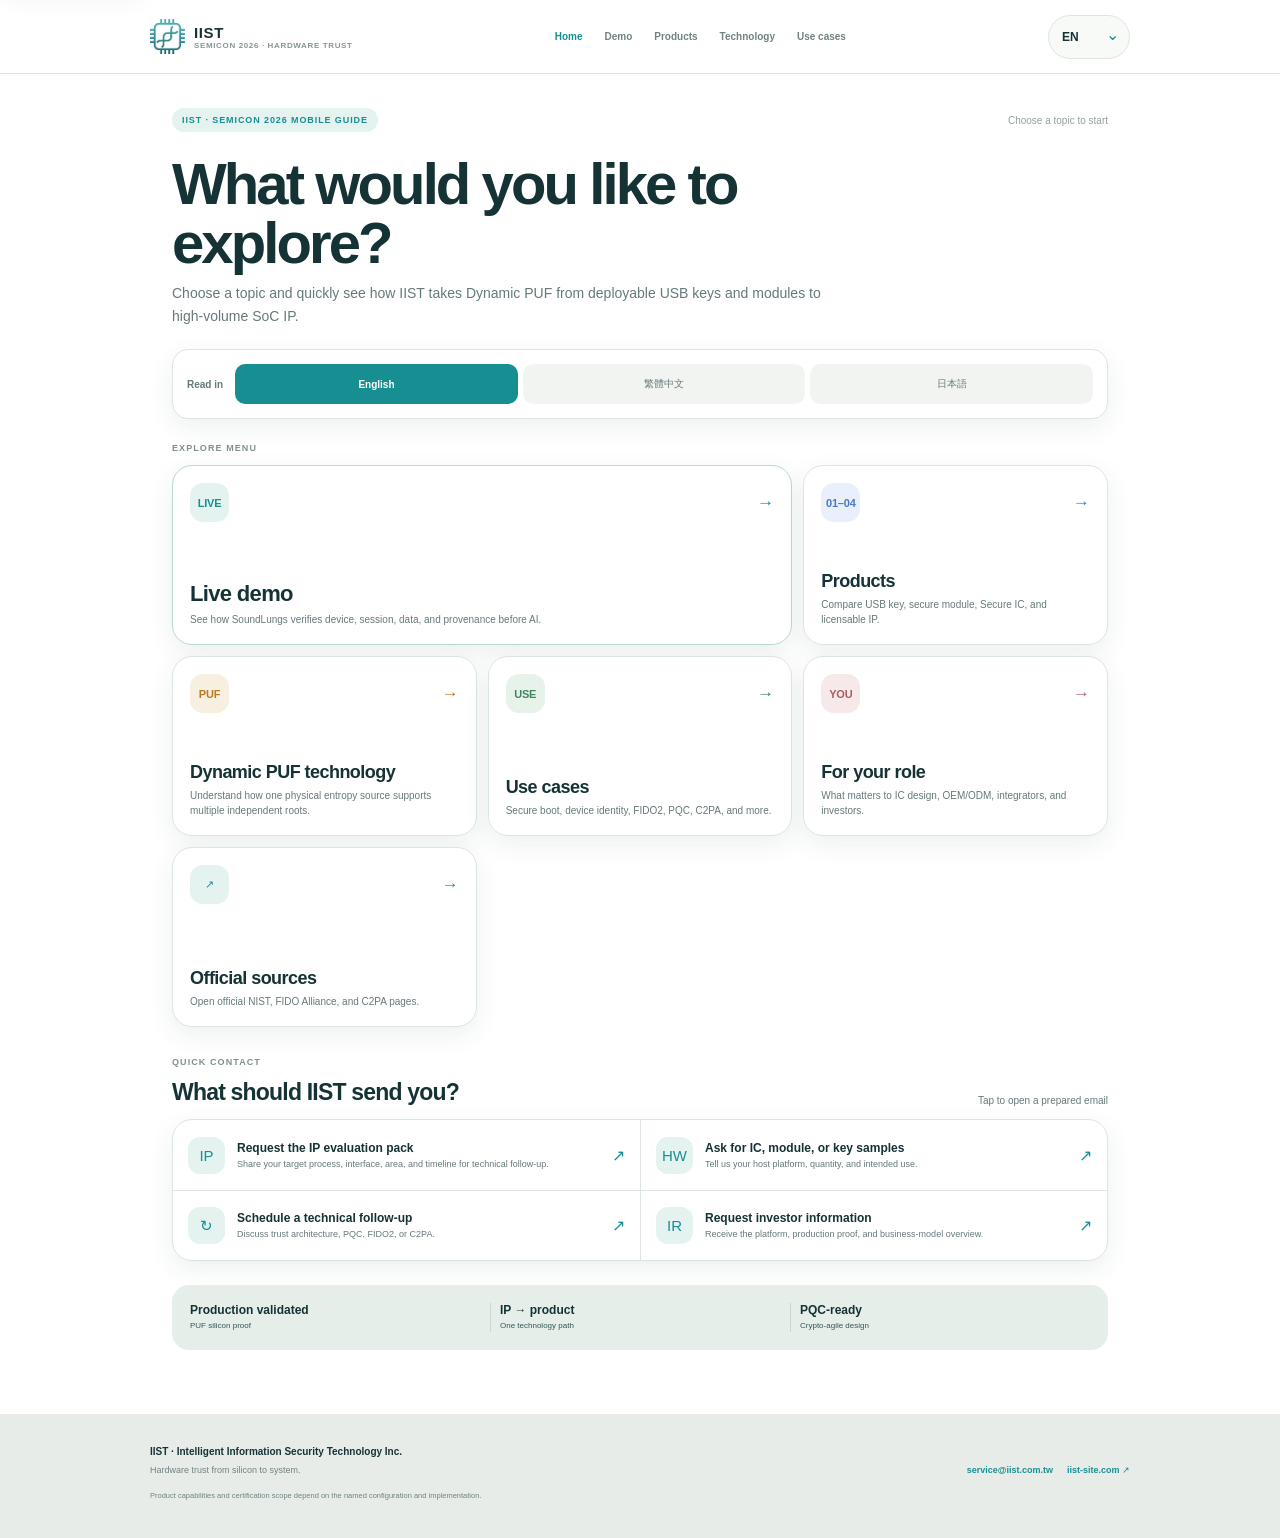
<file: index.html>
<!doctype html>
<html lang="en">
<head>
  <meta charset="utf-8">
  <meta name="viewport" content="width=device-width, initial-scale=1">
  <meta name="theme-color" content="#ffffff">
  <title>IIST SEMICON 2026 | Mobile Guide</title>
  <meta name="description" content="Choose a topic to explore IIST Dynamic PUF technology, products, live demo, and use cases.">
  <link rel="canonical" href="https://iist-inc.github.io/exhibition/">
  <link rel="icon" href="assets/iist-logo.png" type="image/png">
  <meta property="og:type" content="website">
  <meta property="og:url" content="https://iist-inc.github.io/exhibition/">
  <meta property="og:title" content="IIST at SEMICON 2026 · Mobile Guide">
  <meta property="og:description" content="Explore Dynamic PUF technology, products, the SoundLungs live demo, and use cases.">
  <meta property="og:image" content="https://iist-inc.github.io/exhibition/assets/og.png">
  <meta property="og:image:width" content="1731">
  <meta property="og:image:height" content="909">
  <meta name="twitter:card" content="summary_large_image">
  <meta name="twitter:image" content="https://iist-inc.github.io/exhibition/assets/og.png">
  <link rel="stylesheet" href="assets/mobile.css">
</head>
<body data-page="home">
  <a class="skip-link" href="#main">Skip to content</a>
  <header class="app-bar">
    <a class="brand" href="index.html" aria-label="IIST SEMICON 2026 home">
      <img src="assets/iist-logo.png" alt="" width="35" height="35">
      <span>IIST<small data-i18n="brand.event">SEMICON 2026 · Hardware trust</small></span>
    </a>
    <nav class="desktop-menu" aria-label="Primary navigation">
      <a href="index.html" aria-current="page" data-i18n="nav.home">Home</a>
      <a href="pages/demo.html" data-i18n="nav.demo">Demo</a>
      <a href="pages/products.html" data-i18n="nav.products">Products</a>
      <a href="pages/technology.html" data-i18n="nav.technology">Technology</a>
      <a href="pages/use-cases.html" data-i18n="nav.usecases">Use cases</a>
    </nav>
    <div class="language-control">
      <label class="visually-hidden" for="language">Choose language</label>
      <select id="language" data-language-select aria-label="Choose language">
        <option value="en">EN</option><option value="zh-Hant">繁中</option><option value="ja">日本語</option>
      </select>
    </div>
  </header>

  <main class="app-main" id="main">
    <div class="event-row"><span class="event-pill" data-i18n="home.event">IIST · SEMICON 2026 mobile guide</span><span data-i18n="home.status">Choose a topic to start</span></div>
    <section class="welcome">
      <h1 data-i18n="home.title">What would you like to explore?</h1>
      <p data-i18n="home.lede">Choose a topic and quickly see how IIST takes Dynamic PUF from deployable USB keys and modules to high-volume SoC IP.</p>
    </section>

    <section class="language-panel" aria-label="Language selection">
      <span data-i18n="home.language">Read in</span>
      <div class="language-tabs">
        <button type="button" data-language-choice="en" aria-pressed="true">English</button>
        <button type="button" data-language-choice="zh-Hant" aria-pressed="false">繁體中文</button>
        <button type="button" data-language-choice="ja" aria-pressed="false">日本語</button>
      </div>
    </section>

    <p class="section-label" data-i18n="home.menu">Explore menu</p>
    <nav class="menu-grid" aria-label="Explore IIST">
      <a class="menu-card featured" href="pages/demo.html">
        <div class="menu-card-top"><span class="menu-icon">LIVE</span><span class="menu-arrow" aria-hidden="true">→</span></div>
        <h2 data-i18n="home.demoTitle">Live demo</h2>
        <p data-i18n="home.demoBody">See how SoundLungs verifies device, session, data, and provenance before AI.</p>
      </a>
      <a class="menu-card blue" href="pages/products.html">
        <div class="menu-card-top"><span class="menu-icon">01–04</span><span class="menu-arrow" aria-hidden="true">→</span></div>
        <h2 data-i18n="home.productsTitle">Products</h2>
        <p data-i18n="home.productsBody">Compare USB key, secure module, Secure IC, and licensable IP.</p>
      </a>
      <a class="menu-card amber" href="pages/technology.html">
        <div class="menu-card-top"><span class="menu-icon">PUF</span><span class="menu-arrow" aria-hidden="true">→</span></div>
        <h2 data-i18n="home.techTitle">Dynamic PUF technology</h2>
        <p data-i18n="home.techBody">Understand how one physical entropy source supports multiple independent roots.</p>
      </a>
      <a class="menu-card green" href="pages/use-cases.html">
        <div class="menu-card-top"><span class="menu-icon">USE</span><span class="menu-arrow" aria-hidden="true">→</span></div>
        <h2 data-i18n="home.useTitle">Use cases</h2>
        <p data-i18n="home.useBody">Secure boot, device identity, FIDO2, PQC, C2PA, and more.</p>
      </a>
      <a class="menu-card rose" href="pages/audiences.html">
        <div class="menu-card-top"><span class="menu-icon">YOU</span><span class="menu-arrow" aria-hidden="true">→</span></div>
        <h2 data-i18n="home.roleTitle">For your role</h2>
        <p data-i18n="home.roleBody">What matters to IC design, OEM/ODM, integrators, and investors.</p>
      </a>
      <a class="menu-card" href="pages/sources.html">
        <div class="menu-card-top"><span class="menu-icon">↗</span><span class="menu-arrow" aria-hidden="true">→</span></div>
        <h2 data-i18n="home.sourceTitle">Official sources</h2>
        <p data-i18n="home.sourceBody">Open official NIST, FIDO Alliance, and C2PA pages.</p>
      </a>
    </nav>

    <section class="quick-section" id="contact">
      <p class="section-label" data-i18n="home.requestEyebrow">Quick contact</p>
      <div class="quick-head"><h2 data-i18n="home.requestTitle">What should IIST send you?</h2><p data-i18n="home.requestHint">Tap to open a prepared email</p></div>
      <div class="request-list">
        <a class="request-link" href="mailto:service@iist.com.tw?subject=SEMICON%202026%20-%20IP%20evaluation%20pack&amp;body=Hello%20IIST%2C%0D%0A%0D%0AI%20would%20like%20to%20receive%20the%20Dynamic%20PUF%20IP%20evaluation%20pack.%0D%0ATarget%20process%20or%20platform%3A%0D%0AExpected%20volume%3A%0D%0ATimeline%3A%0D%0A%0D%0AThank%20you."><span class="request-icon">IP</span><span><strong data-i18n="request.ip">Request the IP evaluation pack</strong><small data-i18n="request.ipBody">Share your target process, interface, area, and timeline for technical follow-up.</small></span><b aria-hidden="true">↗</b></a>
        <a class="request-link" href="mailto:service@iist.com.tw?subject=SEMICON%202026%20-%20Sample%20request&amp;body=Hello%20IIST%2C%0D%0A%0D%0AI%20would%20like%20to%20discuss%20an%20IC%2C%20module%2C%20or%20Ankhor%20Key%20sample.%0D%0AHost%20platform%3A%0D%0AQuantity%3A%0D%0AUse%20case%3A%0D%0A%0D%0AThank%20you."><span class="request-icon">HW</span><span><strong data-i18n="request.sample">Ask for IC, module, or key samples</strong><small data-i18n="request.sampleBody">Tell us your host platform, quantity, and intended use.</small></span><b aria-hidden="true">↗</b></a>
        <a class="request-link" href="mailto:service@iist.com.tw?subject=SEMICON%202026%20-%20Technical%20follow-up&amp;body=Hello%20IIST%2C%0D%0A%0D%0AI%20would%20like%20to%20schedule%20a%20technical%20follow-up.%0D%0ATopic%3A%20Dynamic%20PUF%20%2F%20PQC%20%2F%20FIDO2%20%2F%20C2PA%20%2F%20Other%0D%0ACompany%20and%20role%3A%0D%0APreferred%20timing%3A%0D%0A%0D%0AThank%20you."><span class="request-icon">↻</span><span><strong data-i18n="request.followup">Schedule a technical follow-up</strong><small data-i18n="request.followupBody">Discuss trust architecture, PQC, FIDO2, or C2PA.</small></span><b aria-hidden="true">↗</b></a>
        <a class="request-link" href="mailto:service@iist.com.tw?subject=SEMICON%202026%20-%20Investor%20information&amp;body=Hello%20IIST%2C%0D%0A%0D%0AI%20would%20like%20to%20receive%20the%20investor%20overview.%0D%0ACompany%20or%20fund%3A%0D%0AAreas%20of%20interest%3A%0D%0A%0D%0AThank%20you."><span class="request-icon">IR</span><span><strong data-i18n="request.investor">Request investor information</strong><small data-i18n="request.investorBody">Receive the platform, production proof, and business-model overview.</small></span><b aria-hidden="true">↗</b></a>
      </div>
    </section>

    <section class="proof-strip" aria-label="Key proof points">
      <div><strong data-i18n="proof.production">Production validated</strong><span data-i18n="proof.productionBody">PUF silicon proof</span></div>
      <div><strong data-i18n="proof.forms">IP → product</strong><span data-i18n="proof.formsBody">One technology path</span></div>
      <div><strong data-i18n="proof.pqc">PQC-ready</strong><span data-i18n="proof.pqcBody">Crypto-agile design</span></div>
    </section>
  </main>

  <footer class="site-footer"><div class="footer-inner"><div><strong>IIST · Intelligent Information Security Technology Inc.</strong><span data-i18n="footer.tagline">Hardware trust from silicon to system.</span></div><div class="footer-links"><a href="mailto:service@iist.com.tw">service@iist.com.tw</a><a href="https://www.iist-site.com" target="_blank" rel="noopener noreferrer">iist-site.com ↗</a></div><small data-i18n="footer.note">Product capabilities and certification scope depend on the named configuration and implementation.</small></div></footer>

  <nav class="app-nav" aria-label="App navigation">
    <a href="index.html" aria-current="page"><b>⌂</b><span data-i18n="nav.home">Home</span></a>
    <a href="pages/demo.html"><b>▶</b><span data-i18n="nav.demo">Demo</span></a>
    <a href="pages/products.html"><b>▦</b><span data-i18n="nav.products">Products</span></a>
    <a href="mailto:service@iist.com.tw?subject=SEMICON%202026%20follow-up"><b>@</b><span data-i18n="nav.contact">Contact</span></a>
  </nav>
  <script src="assets/mobile.js"></script>
</body>
</html>
</file>
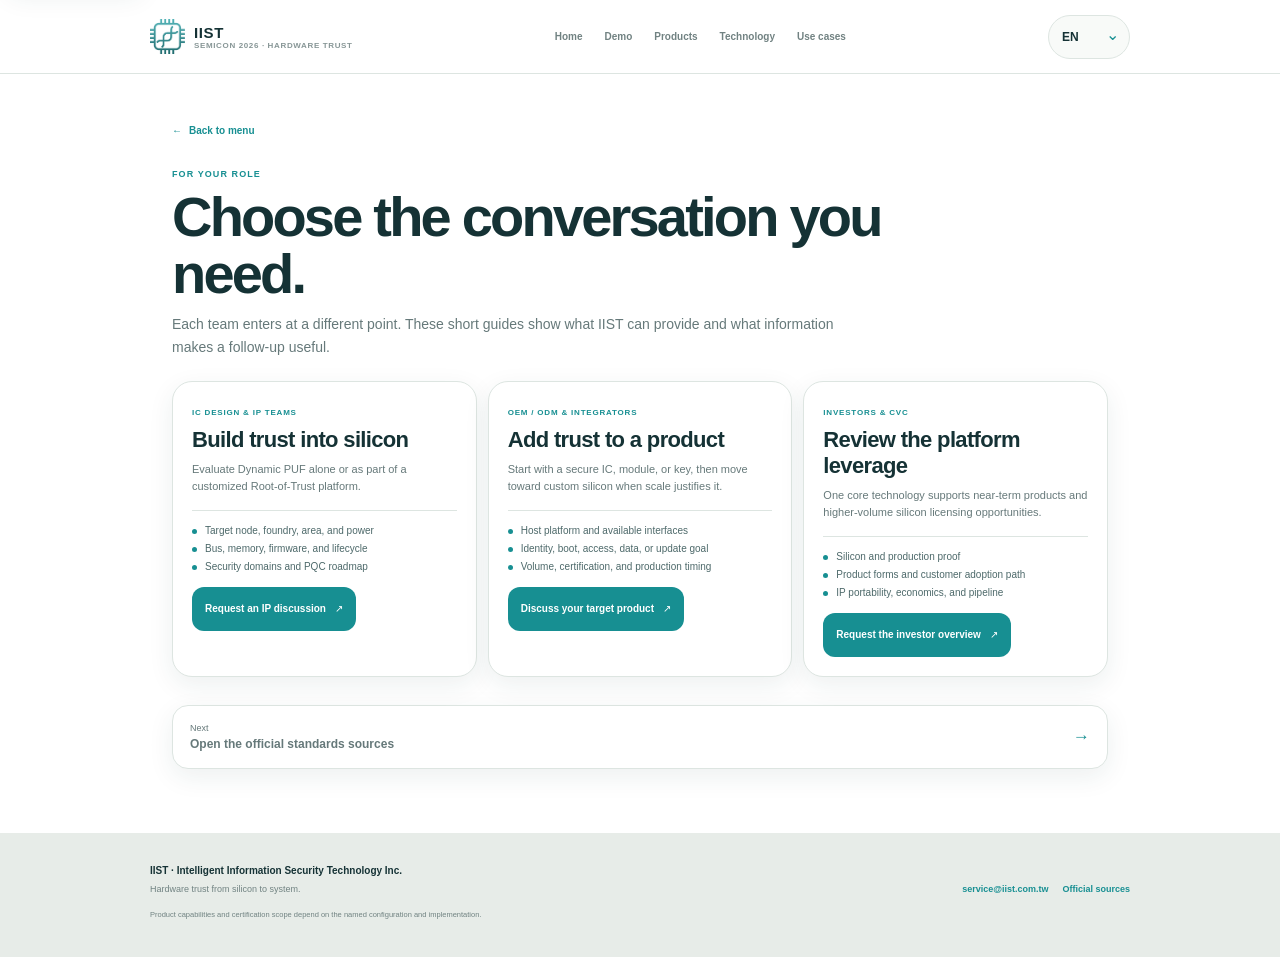
<file: pages/audiences.html>
<!doctype html>
<html lang="en">
<head>
  <meta charset="utf-8"><meta name="viewport" content="width=device-width, initial-scale=1"><meta name="theme-color" content="#ffffff">
  <title>Find Your IIST Path | SEMICON 2026</title>
  <meta name="description" content="Find the right IIST Dynamic PUF discussion for IC design, OEM/ODM integration, or investment review.">
  <link rel="canonical" href="https://iist-inc.github.io/exhibition/pages/audiences.html"><link rel="icon" href="../assets/iist-logo.png" type="image/png"><link rel="stylesheet" href="../assets/mobile.css">
  <meta property="og:type" content="website"><meta property="og:title" content="Find your IIST path"><meta property="og:description" content="Focused discussion guides for IC design, OEM/ODM, system integration, and investment teams.">
</head>
<body data-page="audiences">
  <a class="skip-link" href="#main">Skip to content</a>
  <header class="app-bar">
    <a class="brand" href="../index.html" aria-label="IIST SEMICON 2026 home"><img src="../assets/iist-logo.png" alt="" width="35" height="35"><span>IIST<small data-i18n="brand.event">SEMICON 2026 · Hardware trust</small></span></a>
    <nav class="desktop-menu" aria-label="Primary navigation"><a href="../index.html" data-i18n="nav.home">Home</a><a href="demo.html" data-i18n="nav.demo">Demo</a><a href="products.html" data-i18n="nav.products">Products</a><a href="technology.html" data-i18n="nav.technology">Technology</a><a href="use-cases.html" data-i18n="nav.usecases">Use cases</a></nav>
    <div class="language-control"><label class="visually-hidden" for="language">Choose language</label><select id="language" data-language-select aria-label="Choose language"><option value="en">EN</option><option value="zh-Hant">繁中</option><option value="ja">日本語</option></select></div>
  </header>

  <main class="app-main" id="main">
    <header class="screen-head">
      <a class="back-link" href="../index.html"><span aria-hidden="true">←</span><span data-i18n="common.menu">Back to menu</span></a>
      <p class="screen-kicker" data-i18n="roles.kicker">For your role</p>
      <h1 data-i18n="roles.title">Choose the conversation you need.</h1>
      <p data-i18n="roles.intro">Each team enters at a different point. These short guides show what IIST can provide and what information makes a follow-up useful.</p>
    </header>

    <section class="role-list">
      <article class="role-card" id="ic"><span data-i18n="roles.icLabel">IC design & IP teams</span><h2 data-i18n="roles.icTitle">Build trust into silicon</h2><p data-i18n="roles.icBody">Evaluate Dynamic PUF alone or as part of a customized Root-of-Trust platform.</p><ul><li data-i18n="roles.ic1">Target node, foundry, area, and power</li><li data-i18n="roles.ic2">Bus, memory, firmware, and lifecycle</li><li data-i18n="roles.ic3">Security domains and PQC roadmap</li></ul><a class="email-button" href="mailto:service@iist.com.tw?subject=SEMICON%202026%20-%20Dynamic%20PUF%20IP%20discussion"><span data-i18n="roles.icCta">Request an IP discussion</span><b>↗</b></a></article>
      <article class="role-card" id="oem"><span data-i18n="roles.oemLabel">OEM / ODM & integrators</span><h2 data-i18n="roles.oemTitle">Add trust to a product</h2><p data-i18n="roles.oemBody">Start with a secure IC, module, or key, then move toward custom silicon when scale justifies it.</p><ul><li data-i18n="roles.oem1">Host platform and available interfaces</li><li data-i18n="roles.oem2">Identity, boot, access, data, or update goal</li><li data-i18n="roles.oem3">Volume, certification, and production timing</li></ul><a class="email-button" href="mailto:service@iist.com.tw?subject=SEMICON%202026%20-%20OEM%20integration%20discussion"><span data-i18n="roles.oemCta">Discuss your target product</span><b>↗</b></a></article>
      <article class="role-card" id="investor"><span data-i18n="roles.investorLabel">Investors & CVC</span><h2 data-i18n="roles.investorTitle">Review the platform leverage</h2><p data-i18n="roles.investorBody">One core technology supports near-term products and higher-volume silicon licensing opportunities.</p><ul><li data-i18n="roles.investor1">Silicon and production proof</li><li data-i18n="roles.investor2">Product forms and customer adoption path</li><li data-i18n="roles.investor3">IP portability, economics, and pipeline</li></ul><a class="email-button" href="mailto:service@iist.com.tw?subject=SEMICON%202026%20-%20Investor%20overview"><span data-i18n="roles.investorCta">Request the investor overview</span><b>↗</b></a></article>
    </section>

    <a class="next-row" href="sources.html"><span><span data-i18n="common.next">Next</span><strong data-i18n="roles.next">Open the official standards sources</strong></span><b aria-hidden="true">→</b></a>
  </main>

  <footer class="site-footer"><div class="footer-inner"><div><strong>IIST · Intelligent Information Security Technology Inc.</strong><span data-i18n="footer.tagline">Hardware trust from silicon to system.</span></div><div class="footer-links"><a href="mailto:service@iist.com.tw">service@iist.com.tw</a><a href="sources.html" data-i18n="nav.sources">Official sources</a></div><small data-i18n="footer.note">Product capabilities and certification scope depend on the named configuration and implementation.</small></div></footer>
  <nav class="app-nav" aria-label="App navigation"><a href="../index.html"><b>⌂</b><span data-i18n="nav.home">Home</span></a><a href="demo.html"><b>▶</b><span data-i18n="nav.demo">Demo</span></a><a href="products.html"><b>▦</b><span data-i18n="nav.products">Products</span></a><a href="mailto:service@iist.com.tw?subject=SEMICON%202026%20follow-up"><b>@</b><span data-i18n="nav.contact">Contact</span></a></nav>
  <script src="../assets/mobile.js"></script>
</body>
</html>
</file>
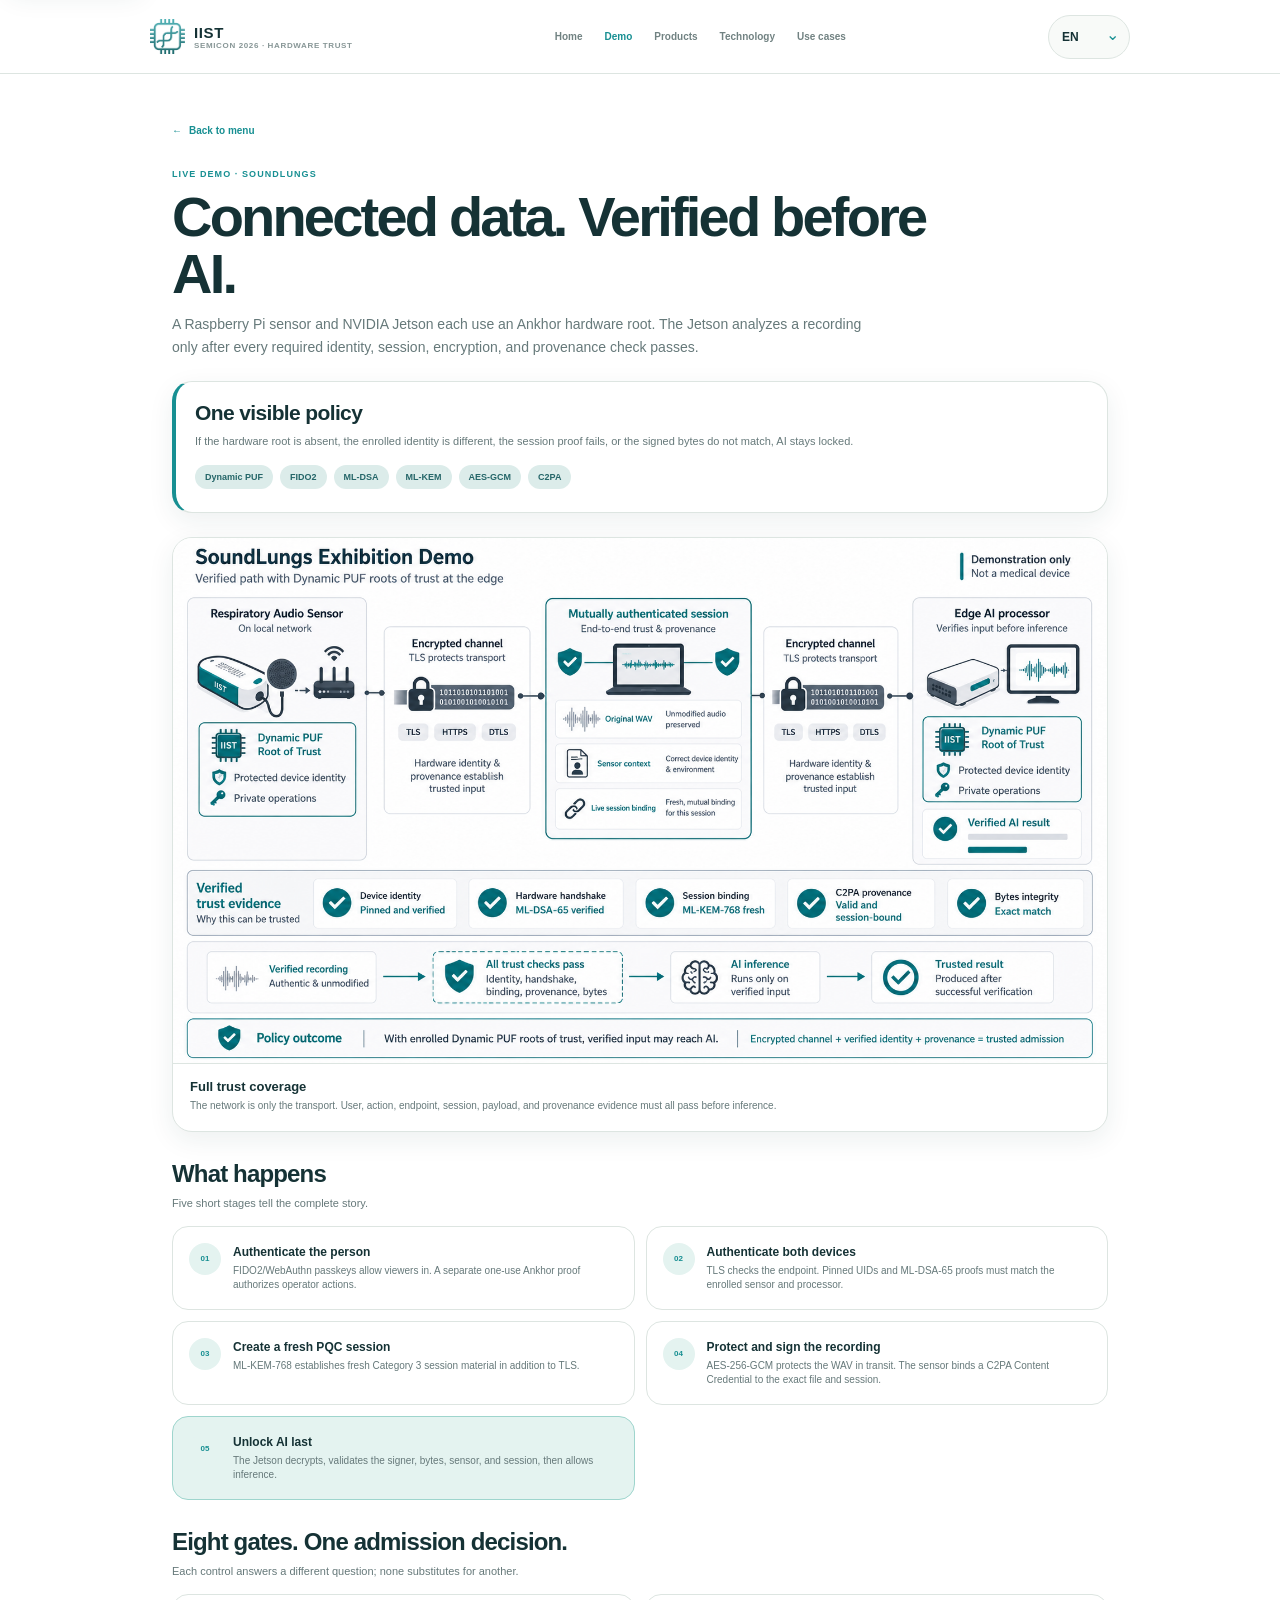
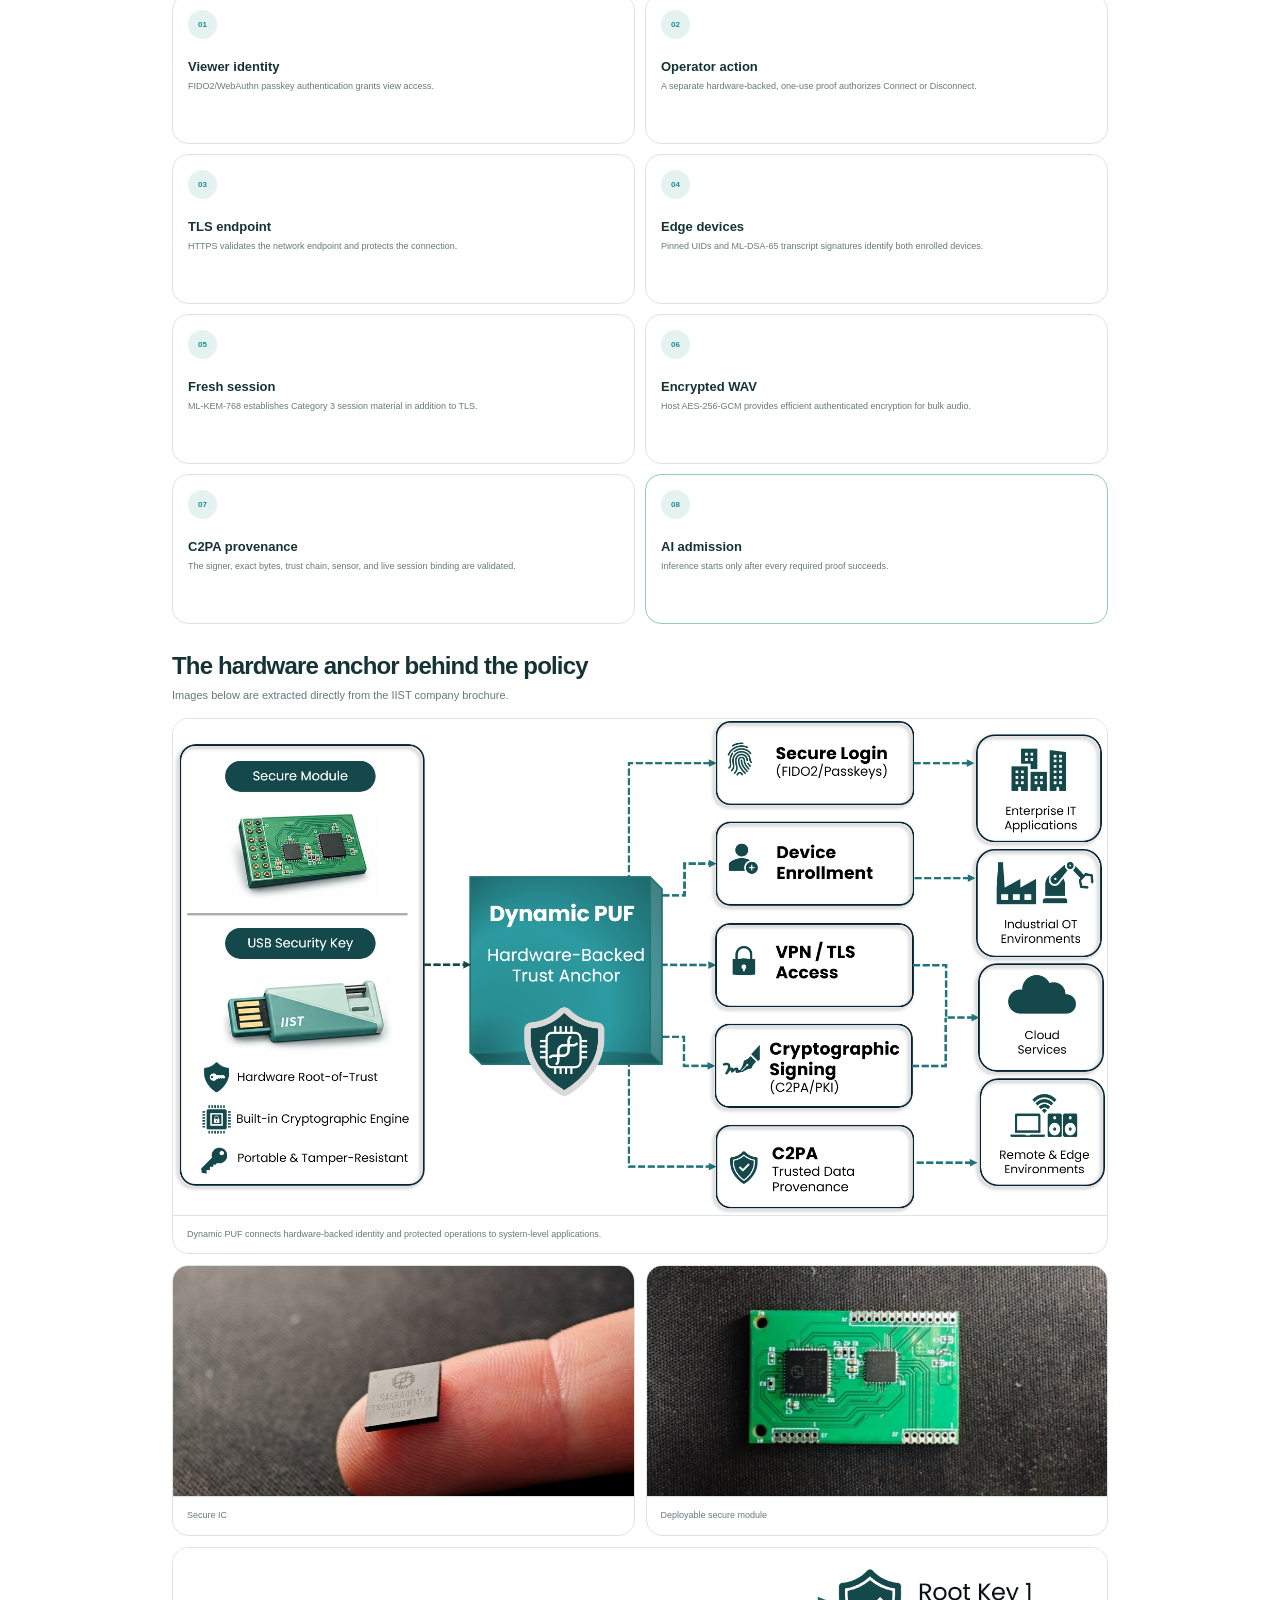
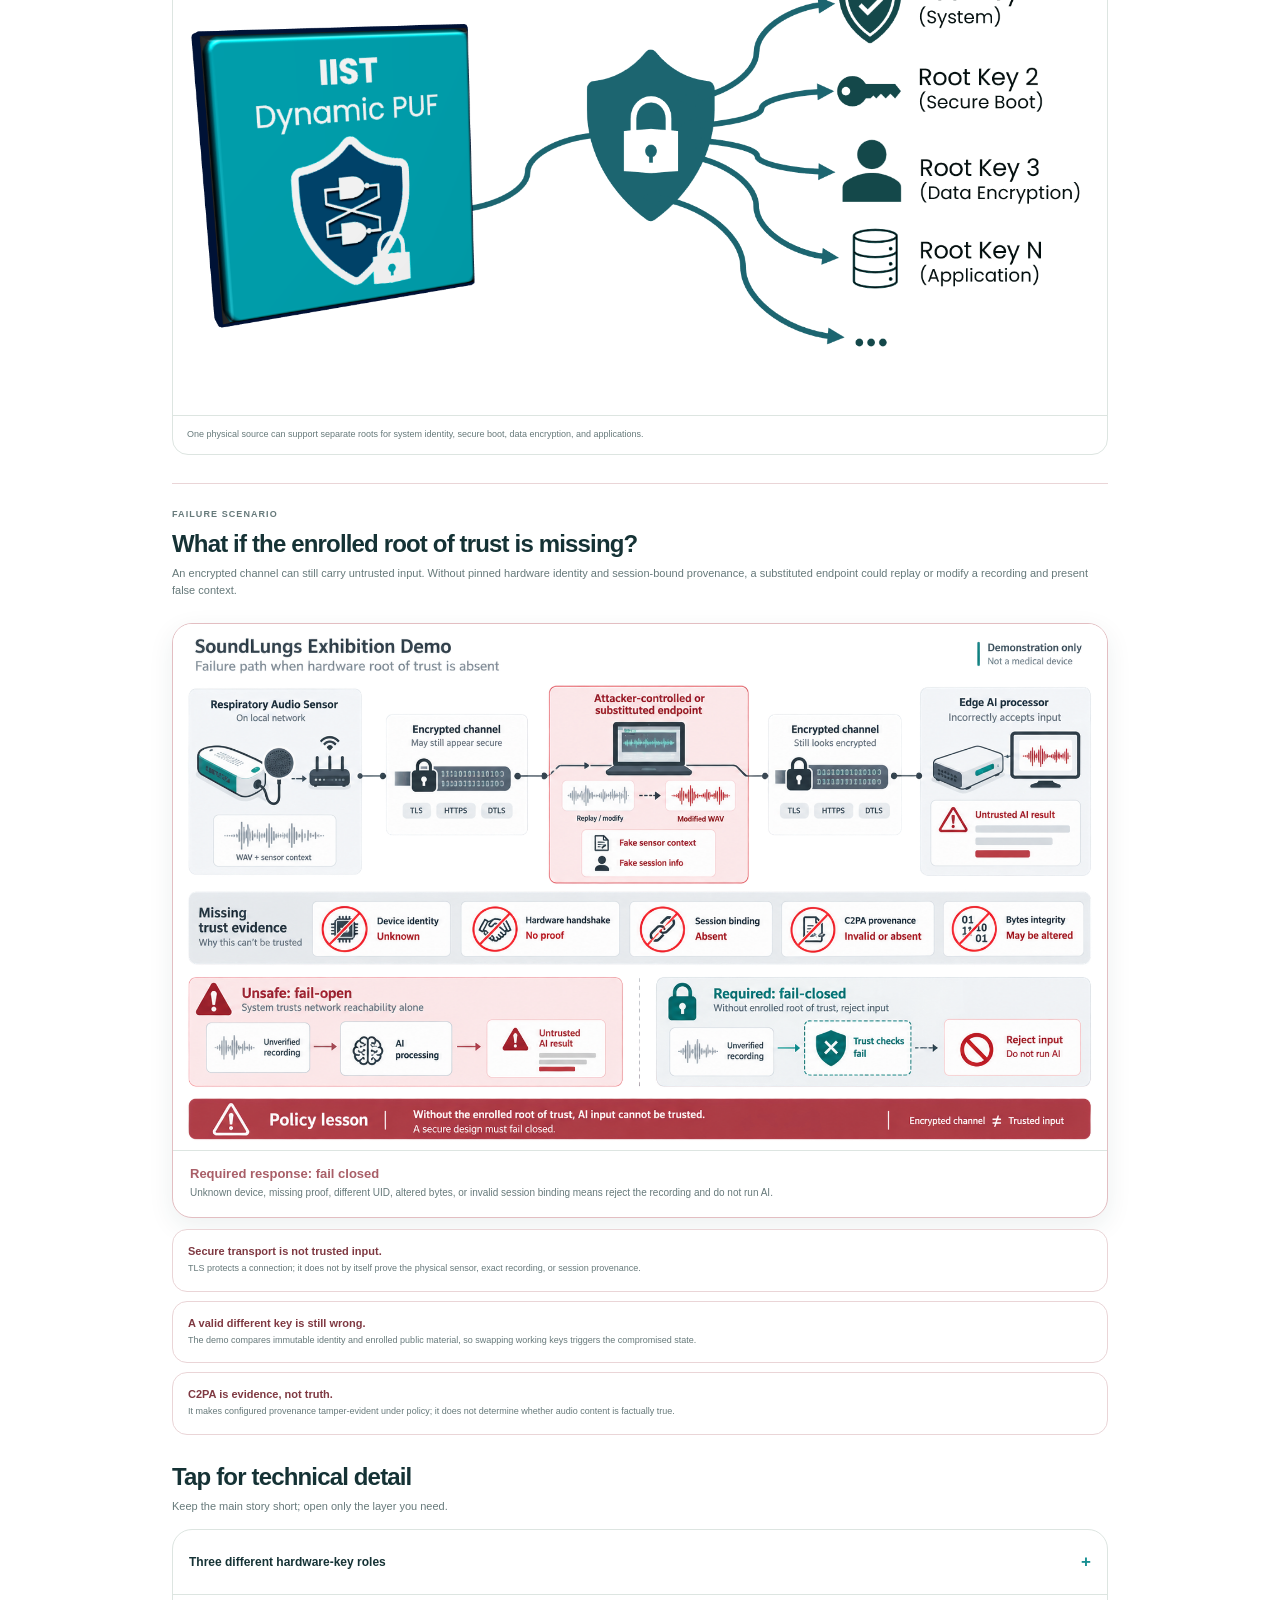
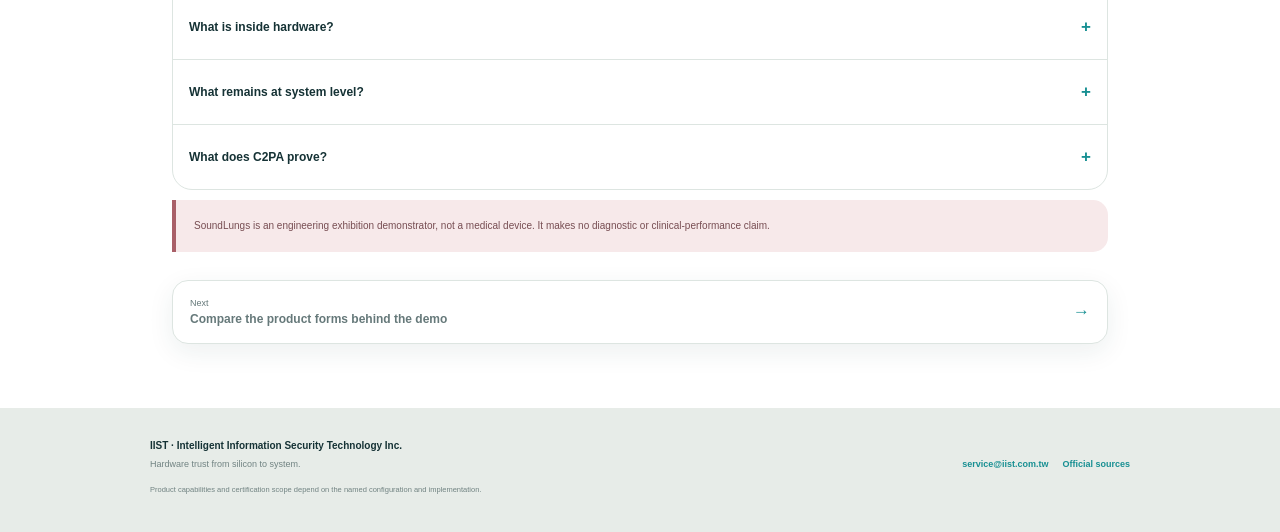
<file: pages/demo.html>
<!doctype html>
<html lang="en">
<head>
  <meta charset="utf-8"><meta name="viewport" content="width=device-width, initial-scale=1"><meta name="theme-color" content="#ffffff">
  <title>SoundLungs Live Demo | IIST SEMICON 2026</title>
  <meta name="description" content="Learn how SoundLungs verifies hardware identity, PQC, encryption, and C2PA provenance before AI inference.">
  <link rel="canonical" href="https://iist-inc.github.io/exhibition/pages/demo.html"><link rel="icon" href="../assets/iist-logo.png" type="image/png"><link rel="stylesheet" href="../assets/mobile.css">
  <meta property="og:type" content="website"><meta property="og:title" content="SoundLungs · Verified before AI"><meta property="og:description" content="The IIST live demonstration connects Dynamic PUF, PQC, FIDO2, C2PA, and fail-closed AI policy.">
</head>
<body data-page="demo">
  <a class="skip-link" href="#main">Skip to content</a>
  <header class="app-bar">
    <a class="brand" href="../index.html" aria-label="IIST SEMICON 2026 home"><img src="../assets/iist-logo.png" alt="" width="35" height="35"><span>IIST<small data-i18n="brand.event">SEMICON 2026 · Hardware trust</small></span></a>
    <nav class="desktop-menu" aria-label="Primary navigation"><a href="../index.html" data-i18n="nav.home">Home</a><a href="demo.html" aria-current="page" data-i18n="nav.demo">Demo</a><a href="products.html" data-i18n="nav.products">Products</a><a href="technology.html" data-i18n="nav.technology">Technology</a><a href="use-cases.html" data-i18n="nav.usecases">Use cases</a></nav>
    <div class="language-control"><label class="visually-hidden" for="language">Choose language</label><select id="language" data-language-select aria-label="Choose language"><option value="en">EN</option><option value="zh-Hant">繁中</option><option value="ja">日本語</option></select></div>
  </header>

  <main class="app-main" id="main">
    <header class="screen-head">
      <a class="back-link" href="../index.html"><span aria-hidden="true">←</span><span data-i18n="common.menu">Back to menu</span></a>
      <p class="screen-kicker" data-i18n="demo.kicker">Live demo · SoundLungs</p>
      <h1 data-i18n="demo.title">Connected data. Verified before AI.</h1>
      <p data-i18n="demo.intro">A Raspberry Pi sensor and NVIDIA Jetson each use an Ankhor hardware root. The Jetson analyzes a recording only after every required identity, session, encryption, and provenance check passes.</p>
    </header>

    <section class="summary-card accent">
      <h2 data-i18n="demo.summaryTitle">One visible policy</h2>
      <p data-i18n="demo.summaryBody">If the hardware root is absent, the enrolled identity is different, the session proof fails, or the signed bytes do not match, AI stays locked.</p>
      <div class="chip-row" aria-label="Demo technologies"><span class="chip">Dynamic PUF</span><span class="chip">FIDO2</span><span class="chip">ML-DSA</span><span class="chip">ML-KEM</span><span class="chip">AES-GCM</span><span class="chip">C2PA</span></div>
    </section>

    <figure class="scenario-figure scenario-figure-trusted">
      <img src="../assets/soundlungs-trusted-path.png" alt="SoundLungs end-to-end trust coverage: separate Dynamic PUF roots at the sensor and processor verify identity, session binding, encrypted audio, and C2PA provenance before AI." width="1672" height="940">
      <figcaption><strong>Full trust coverage</strong><span>The network is only the transport. User, action, endpoint, session, payload, and provenance evidence must all pass before inference.</span></figcaption>
    </figure>

    <section class="screen-section">
      <div class="screen-section-head"><h2 data-i18n="demo.flowTitle">What happens</h2><p data-i18n="demo.flowIntro">Five short stages tell the complete story.</p></div>
      <div class="flow-list">
        <article class="flow-item"><span>01</span><div><strong data-i18n="demo.flow1Title">Authenticate the person</strong><small data-i18n="demo.flow1Body">FIDO2/WebAuthn passkeys allow viewers in. A separate one-use Ankhor proof authorizes operator actions.</small></div></article>
        <article class="flow-item"><span>02</span><div><strong data-i18n="demo.flow2Title">Authenticate both devices</strong><small data-i18n="demo.flow2Body">TLS checks the endpoint. Pinned UIDs and ML-DSA-65 proofs must match the enrolled sensor and processor.</small></div></article>
        <article class="flow-item"><span>03</span><div><strong data-i18n="demo.flow3Title">Create a fresh PQC session</strong><small data-i18n="demo.flow3Body">ML-KEM-768 establishes fresh Category 3 session material in addition to TLS.</small></div></article>
        <article class="flow-item"><span>04</span><div><strong data-i18n="demo.flow4Title">Protect and sign the recording</strong><small data-i18n="demo.flow4Body">AES-256-GCM protects the WAV in transit. The sensor binds a C2PA Content Credential to the exact file and session.</small></div></article>
        <article class="flow-item final"><span>05</span><div><strong data-i18n="demo.flow5Title">Unlock AI last</strong><small data-i18n="demo.flow5Body">The Jetson decrypts, validates the signer, bytes, sensor, and session, then allows inference.</small></div></article>
      </div>
    </section>

    <section class="screen-section" aria-labelledby="boundaries-title">
      <div class="screen-section-head"><h2 id="boundaries-title">Eight gates. One admission decision.</h2><p>Each control answers a different question; none substitutes for another.</p></div>
      <div class="trust-grid">
        <article><b>01</b><h3>Viewer identity</h3><p>FIDO2/WebAuthn passkey authentication grants view access.</p></article>
        <article><b>02</b><h3>Operator action</h3><p>A separate hardware-backed, one-use proof authorizes Connect or Disconnect.</p></article>
        <article><b>03</b><h3>TLS endpoint</h3><p>HTTPS validates the network endpoint and protects the connection.</p></article>
        <article><b>04</b><h3>Edge devices</h3><p>Pinned UIDs and ML-DSA-65 transcript signatures identify both enrolled devices.</p></article>
        <article><b>05</b><h3>Fresh session</h3><p>ML-KEM-768 establishes Category 3 session material in addition to TLS.</p></article>
        <article><b>06</b><h3>Encrypted WAV</h3><p>Host AES-256-GCM provides efficient authenticated encryption for bulk audio.</p></article>
        <article><b>07</b><h3>C2PA provenance</h3><p>The signer, exact bytes, trust chain, sensor, and live session binding are validated.</p></article>
        <article class="trust-grid-final"><b>08</b><h3>AI admission</h3><p>Inference starts only after every required proof succeeds.</p></article>
      </div>
    </section>

    <section class="screen-section" aria-labelledby="hardware-title">
      <div class="screen-section-head"><h2 id="hardware-title">The hardware anchor behind the policy</h2><p>Images below are extracted directly from the IIST company brochure.</p></div>
      <div class="brochure-grid">
        <figure class="brochure-card brochure-card-wide"><img src="../assets/brochure-dynamic-puf-platform.png" alt="IIST Dynamic PUF hardware-backed trust-anchor platform diagram" width="1812" height="962"><figcaption>Dynamic PUF connects hardware-backed identity and protected operations to system-level applications.</figcaption></figure>
        <figure class="brochure-card"><img src="../assets/brochure-sase-chip.jpeg" alt="IIST SASEA0046 secure chip on a fingertip" width="1816" height="2474"><figcaption>Secure IC</figcaption></figure>
        <figure class="brochure-card"><img src="../assets/brochure-secure-module.jpeg" alt="IIST secure module circuit board" width="1837" height="2476"><figcaption>Deployable secure module</figcaption></figure>
        <figure class="brochure-card brochure-card-wide compact"><img src="../assets/brochure-multiple-root-keys.png" alt="IIST Dynamic PUF diagram showing multiple independent root keys" width="1446" height="702"><figcaption>One physical source can support separate roots for system identity, secure boot, data encryption, and applications.</figcaption></figure>
      </div>
    </section>

    <section class="screen-section danger-section" aria-labelledby="failure-title">
      <div class="screen-section-head"><p class="failure-kicker">Failure scenario</p><h2 id="failure-title">What if the enrolled root of trust is missing?</h2><p>An encrypted channel can still carry untrusted input. Without pinned hardware identity and session-bound provenance, a substituted endpoint could replay or modify a recording and present false context.</p></div>
      <figure class="scenario-figure scenario-figure-danger">
        <img src="../assets/soundlungs-without-root-of-trust.png" alt="Failure scenario: a substituted endpoint replays or modifies a WAV when hardware identity and provenance evidence are absent; a secure design rejects the input and keeps AI locked." width="1672" height="941">
        <figcaption><strong>Required response: fail closed</strong><span>Unknown device, missing proof, different UID, altered bytes, or invalid session binding means reject the recording and do not run AI.</span></figcaption>
      </figure>
      <div class="failure-facts">
        <article><strong>Secure transport is not trusted input.</strong><span>TLS protects a connection; it does not by itself prove the physical sensor, exact recording, or session provenance.</span></article>
        <article><strong>A valid different key is still wrong.</strong><span>The demo compares immutable identity and enrolled public material, so swapping working keys triggers the compromised state.</span></article>
        <article><strong>C2PA is evidence, not truth.</strong><span>It makes configured provenance tamper-evident under policy; it does not determine whether audio content is factually true.</span></article>
      </div>
    </section>

    <section class="screen-section">
      <div class="screen-section-head"><h2 data-i18n="demo.detailsTitle">Tap for technical detail</h2><p data-i18n="demo.detailsIntro">Keep the main story short; open only the layer you need.</p></div>
      <div class="disclosure-list">
        <details><summary><span data-i18n="demo.detail1Title">Three different hardware-key roles</span><b>+</b></summary><p data-i18n="demo.detail1Body">The sensor key proves the Raspberry Pi identity, the processor key proves the Jetson identity, and a third browser-connected key authorizes operator actions. These roles are not interchangeable.</p></details>
        <details><summary><span data-i18n="demo.detail2Title">What is inside hardware?</span><b>+</b></summary><p data-i18n="demo.detail2Body">PUF-derived roots, pinned device identity, and selected protected signing and post-quantum key operations. The exact boundary depends on the product configuration.</p></details>
        <details><summary><span data-i18n="demo.detail3Title">What remains at system level?</span><b>+</b></summary><p data-i18n="demo.detail3Body">TLS, bulk AES streaming, C2PA packaging and policy verification, the browser interface, orchestration, and the AI admission policy.</p></details>
        <details><summary><span data-i18n="demo.detail4Title">What does C2PA prove?</span><b>+</b></summary><p data-i18n="demo.detail4Body">It provides verifiable, tamper-evident provenance under a chosen trust policy. It does not prove that the recording is factually or clinically true.</p></details>
      </div>
    </section>

    <p class="callout warn" data-i18n="demo.disclaimer">SoundLungs is an engineering exhibition demonstrator, not a medical device. It makes no diagnostic or clinical-performance claim.</p>

    <a class="next-row" href="products.html"><span><span data-i18n="common.next">Next</span><strong data-i18n="demo.next">Compare the product forms behind the demo</strong></span><b aria-hidden="true">→</b></a>
  </main>

  <footer class="site-footer"><div class="footer-inner"><div><strong>IIST · Intelligent Information Security Technology Inc.</strong><span data-i18n="footer.tagline">Hardware trust from silicon to system.</span></div><div class="footer-links"><a href="mailto:service@iist.com.tw">service@iist.com.tw</a><a href="sources.html" data-i18n="nav.sources">Official sources</a></div><small data-i18n="footer.note">Product capabilities and certification scope depend on the named configuration and implementation.</small></div></footer>
  <nav class="app-nav" aria-label="App navigation"><a href="../index.html"><b>⌂</b><span data-i18n="nav.home">Home</span></a><a href="demo.html" aria-current="page"><b>▶</b><span data-i18n="nav.demo">Demo</span></a><a href="products.html"><b>▦</b><span data-i18n="nav.products">Products</span></a><a href="mailto:service@iist.com.tw?subject=SEMICON%202026%20follow-up"><b>@</b><span data-i18n="nav.contact">Contact</span></a></nav>
  <script src="../assets/mobile.js"></script>
</body>
</html>
</file>
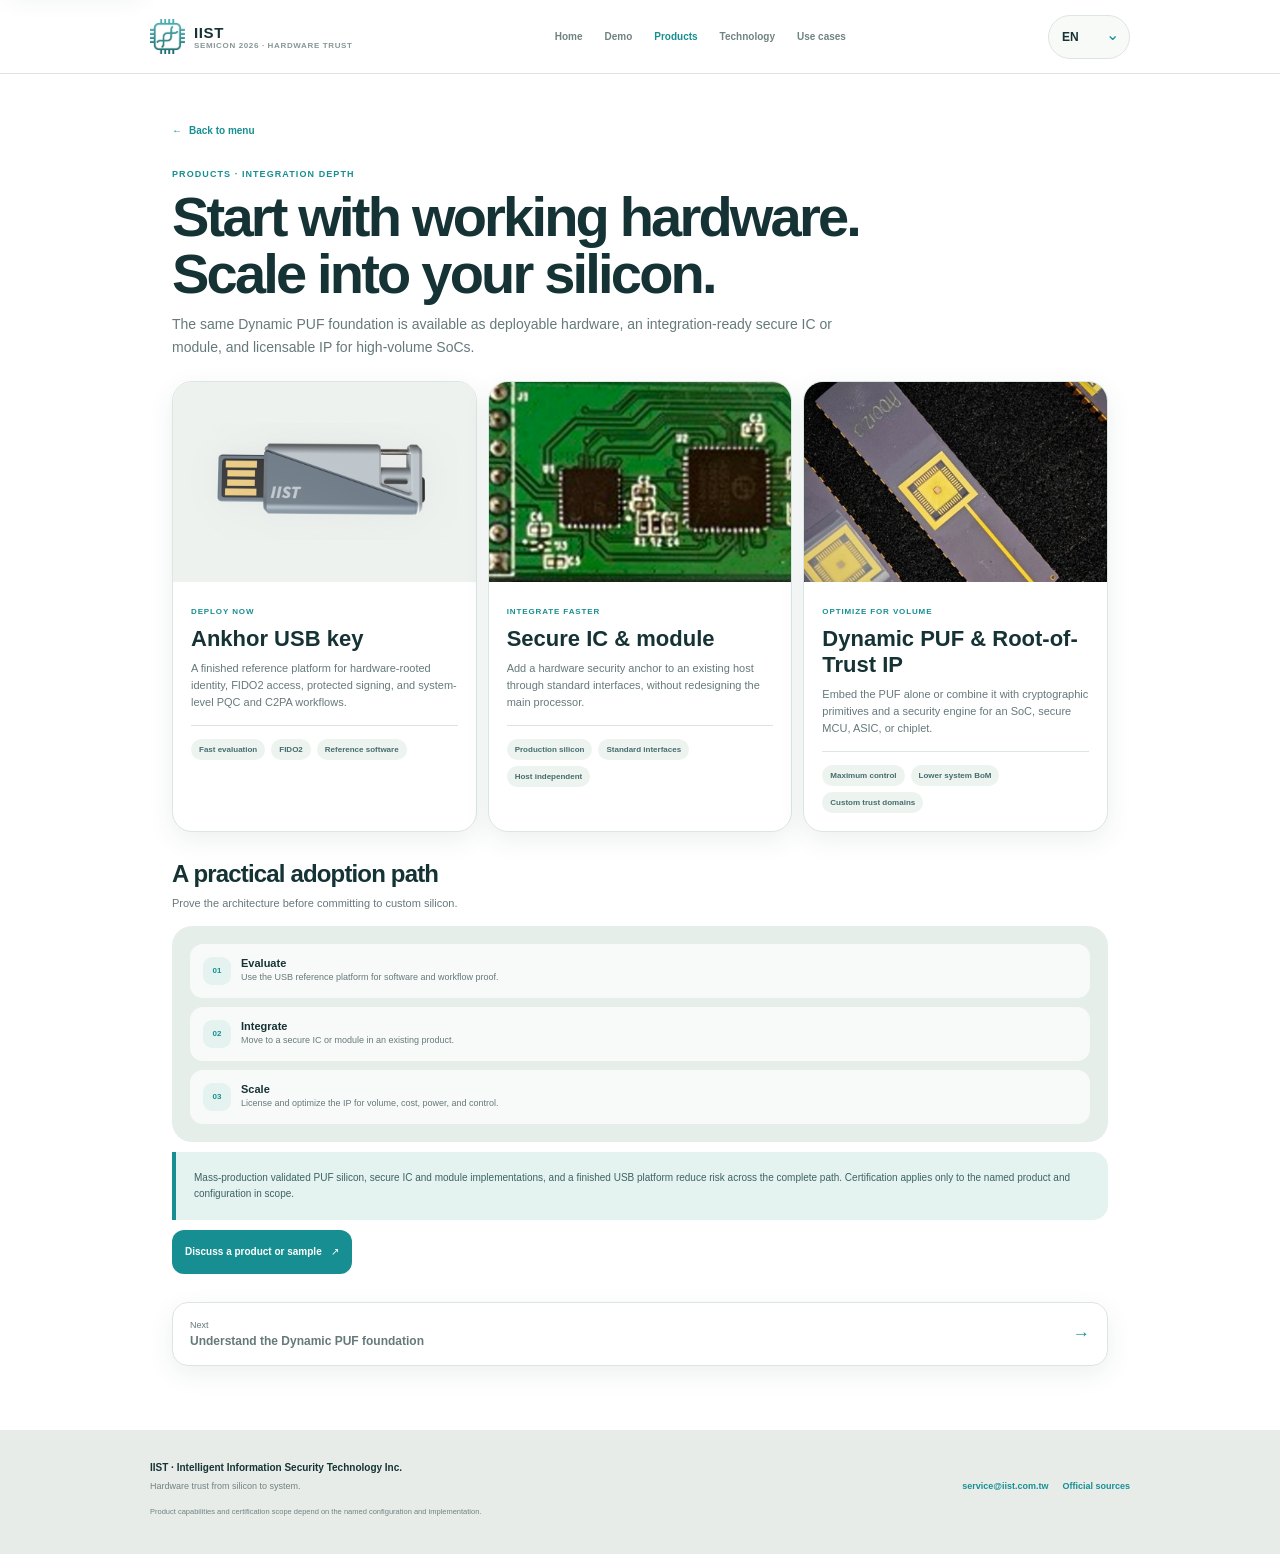
<file: pages/products.html>
<!doctype html>
<html lang="en">
<head>
  <meta charset="utf-8"><meta name="viewport" content="width=device-width, initial-scale=1"><meta name="theme-color" content="#ffffff">
  <title>Products & Integration Paths | IIST SEMICON 2026</title>
  <meta name="description" content="Compare IIST Dynamic PUF IP, secure IC and module, and Ankhor USB key integration paths.">
  <link rel="canonical" href="https://iist-inc.github.io/exhibition/pages/products.html"><link rel="icon" href="../assets/iist-logo.png" type="image/png"><link rel="stylesheet" href="../assets/mobile.css">
  <meta property="og:type" content="website"><meta property="og:title" content="IIST products · From USB key to SoC IP"><meta property="og:description" content="Choose the integration depth that fits today and scale when volume demands it."><meta property="og:image" content="https://iist-inc.github.io/exhibition/assets/visual-products.png">
</head>
<body data-page="products">
  <a class="skip-link" href="#main">Skip to content</a>
  <header class="app-bar">
    <a class="brand" href="../index.html" aria-label="IIST SEMICON 2026 home"><img src="../assets/iist-logo.png" alt="" width="35" height="35"><span>IIST<small data-i18n="brand.event">SEMICON 2026 · Hardware trust</small></span></a>
    <nav class="desktop-menu" aria-label="Primary navigation"><a href="../index.html" data-i18n="nav.home">Home</a><a href="demo.html" data-i18n="nav.demo">Demo</a><a href="products.html" aria-current="page" data-i18n="nav.products">Products</a><a href="technology.html" data-i18n="nav.technology">Technology</a><a href="use-cases.html" data-i18n="nav.usecases">Use cases</a></nav>
    <div class="language-control"><label class="visually-hidden" for="language">Choose language</label><select id="language" data-language-select aria-label="Choose language"><option value="en">EN</option><option value="zh-Hant">繁中</option><option value="ja">日本語</option></select></div>
  </header>

  <main class="app-main" id="main">
    <header class="screen-head">
      <a class="back-link" href="../index.html"><span aria-hidden="true">←</span><span data-i18n="common.menu">Back to menu</span></a>
      <p class="screen-kicker" data-i18n="products.kicker">Products · Integration depth</p>
      <h1 data-i18n="products.title">Start with working hardware. Scale into your silicon.</h1>
      <p data-i18n="products.intro">The same Dynamic PUF foundation is available as deployable hardware, an integration-ready secure IC or module, and licensable IP for high-volume SoCs.</p>
    </header>

    <section class="product-list">
      <article class="product-card">
        <div class="product-image key"><img src="../assets/visual-ankhor-key.png" alt="IIST Ankhor USB security key" width="750" height="330"></div>
        <div class="product-body"><span data-i18n="products.keyLabel">Deploy now</span><h2 data-i18n="products.keyTitle">Ankhor USB key</h2><p data-i18n="products.keyBody">A finished reference platform for hardware-rooted identity, FIDO2 access, protected signing, and system-level PQC and C2PA workflows.</p><div class="mini-points"><span data-i18n="products.keyPoint1">Fast evaluation</span><span>FIDO2</span><span data-i18n="products.keyPoint2">Reference software</span></div></div>
      </article>
      <article class="product-card">
        <div class="product-image"><img src="../assets/visual-module.jpg" alt="IIST Dynamic PUF secure module" width="750" height="480"></div>
        <div class="product-body"><span data-i18n="products.moduleLabel">Integrate faster</span><h2 data-i18n="products.moduleTitle">Secure IC & module</h2><p data-i18n="products.moduleBody">Add a hardware security anchor to an existing host through standard interfaces, without redesigning the main processor.</p><div class="mini-points"><span data-i18n="products.modulePoint1">Production silicon</span><span data-i18n="products.modulePoint2">Standard interfaces</span><span data-i18n="products.modulePoint3">Host independent</span></div></div>
      </article>
      <article class="product-card">
        <div class="product-image"><img src="../assets/visual-chip.jpg" alt="IIST Dynamic PUF silicon test device" width="768" height="1024"></div>
        <div class="product-body"><span data-i18n="products.ipLabel">Optimize for volume</span><h2 data-i18n="products.ipTitle">Dynamic PUF & Root-of-Trust IP</h2><p data-i18n="products.ipBody">Embed the PUF alone or combine it with cryptographic primitives and a security engine for an SoC, secure MCU, ASIC, or chiplet.</p><div class="mini-points"><span data-i18n="products.ipPoint1">Maximum control</span><span data-i18n="products.ipPoint2">Lower system BoM</span><span data-i18n="products.ipPoint3">Custom trust domains</span></div></div>
      </article>
    </section>

    <section class="screen-section">
      <div class="screen-section-head"><h2 data-i18n="products.pathTitle">A practical adoption path</h2><p data-i18n="products.pathIntro">Prove the architecture before committing to custom silicon.</p></div>
      <div class="path-rail">
        <div class="path-step"><b>01</b><span><strong data-i18n="products.path1Title">Evaluate</strong><small data-i18n="products.path1Body">Use the USB reference platform for software and workflow proof.</small></span></div>
        <div class="path-step"><b>02</b><span><strong data-i18n="products.path2Title">Integrate</strong><small data-i18n="products.path2Body">Move to a secure IC or module in an existing product.</small></span></div>
        <div class="path-step"><b>03</b><span><strong data-i18n="products.path3Title">Scale</strong><small data-i18n="products.path3Body">License and optimize the IP for volume, cost, power, and control.</small></span></div>
      </div>
    </section>

    <p class="callout" data-i18n="products.proof">Mass-production validated PUF silicon, secure IC and module implementations, and a finished USB platform reduce risk across the complete path. Certification applies only to the named product and configuration in scope.</p>
    <a class="email-button" href="mailto:service@iist.com.tw?subject=SEMICON%202026%20-%20Product%20and%20sample%20discussion"><span data-i18n="products.cta">Discuss a product or sample</span><b aria-hidden="true">↗</b></a>
    <a class="next-row" href="technology.html"><span><span data-i18n="common.next">Next</span><strong data-i18n="products.next">Understand the Dynamic PUF foundation</strong></span><b aria-hidden="true">→</b></a>
  </main>

  <footer class="site-footer"><div class="footer-inner"><div><strong>IIST · Intelligent Information Security Technology Inc.</strong><span data-i18n="footer.tagline">Hardware trust from silicon to system.</span></div><div class="footer-links"><a href="mailto:service@iist.com.tw">service@iist.com.tw</a><a href="sources.html" data-i18n="nav.sources">Official sources</a></div><small data-i18n="footer.note">Product capabilities and certification scope depend on the named configuration and implementation.</small></div></footer>
  <nav class="app-nav" aria-label="App navigation"><a href="../index.html"><b>⌂</b><span data-i18n="nav.home">Home</span></a><a href="demo.html"><b>▶</b><span data-i18n="nav.demo">Demo</span></a><a href="products.html" aria-current="page"><b>▦</b><span data-i18n="nav.products">Products</span></a><a href="mailto:service@iist.com.tw?subject=SEMICON%202026%20follow-up"><b>@</b><span data-i18n="nav.contact">Contact</span></a></nav>
  <script src="../assets/mobile.js"></script>
</body>
</html>
</file>
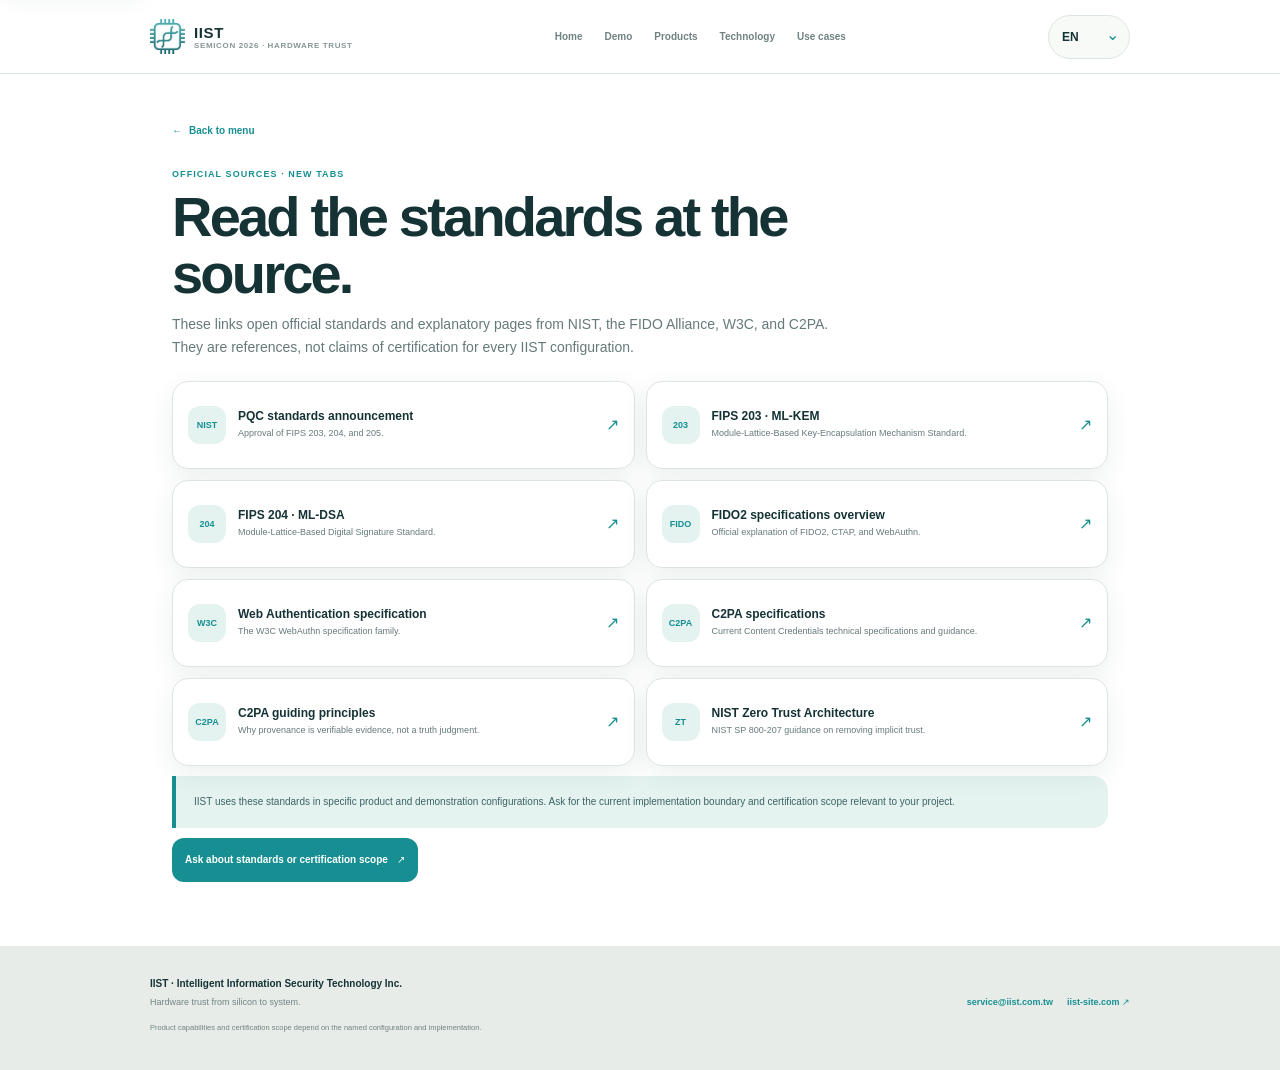
<file: pages/sources.html>
<!doctype html>
<html lang="en">
<head>
  <meta charset="utf-8"><meta name="viewport" content="width=device-width, initial-scale=1"><meta name="theme-color" content="#ffffff">
  <title>Official Standards Sources | IIST SEMICON 2026</title>
  <meta name="description" content="Open official NIST, FIDO Alliance, W3C, and C2PA sources referenced by the IIST SEMICON 2026 demonstration.">
  <link rel="canonical" href="https://iist-inc.github.io/exhibition/pages/sources.html"><link rel="icon" href="../assets/iist-logo.png" type="image/png"><link rel="stylesheet" href="../assets/mobile.css">
  <meta property="og:type" content="website"><meta property="og:title" content="Official standards sources"><meta property="og:description" content="Primary sources for PQC, FIDO2, WebAuthn, C2PA, and zero trust.">
</head>
<body data-page="sources">
  <a class="skip-link" href="#main">Skip to content</a>
  <header class="app-bar">
    <a class="brand" href="../index.html" aria-label="IIST SEMICON 2026 home"><img src="../assets/iist-logo.png" alt="" width="35" height="35"><span>IIST<small data-i18n="brand.event">SEMICON 2026 · Hardware trust</small></span></a>
    <nav class="desktop-menu" aria-label="Primary navigation"><a href="../index.html" data-i18n="nav.home">Home</a><a href="demo.html" data-i18n="nav.demo">Demo</a><a href="products.html" data-i18n="nav.products">Products</a><a href="technology.html" data-i18n="nav.technology">Technology</a><a href="use-cases.html" data-i18n="nav.usecases">Use cases</a></nav>
    <div class="language-control"><label class="visually-hidden" for="language">Choose language</label><select id="language" data-language-select aria-label="Choose language"><option value="en">EN</option><option value="zh-Hant">繁中</option><option value="ja">日本語</option></select></div>
  </header>

  <main class="app-main" id="main">
    <header class="screen-head">
      <a class="back-link" href="../index.html"><span aria-hidden="true">←</span><span data-i18n="common.menu">Back to menu</span></a>
      <p class="screen-kicker" data-i18n="sources.kicker">Official sources · New tabs</p>
      <h1 data-i18n="sources.title">Read the standards at the source.</h1>
      <p data-i18n="sources.intro">These links open official standards and explanatory pages from NIST, the FIDO Alliance, W3C, and C2PA. They are references, not claims of certification for every IIST configuration.</p>
    </header>

    <section class="source-list">
      <a class="source-card" href="https://www.nist.gov/news-events/news/2024/08/announcing-approval-three-federal-information-processing-standards-fips" target="_blank" rel="noopener noreferrer"><span class="source-mark">NIST</span><span><strong data-i18n="sources.nistNews">PQC standards announcement</strong><small data-i18n="sources.nistNewsBody">Approval of FIPS 203, 204, and 205.</small></span><b>↗</b></a>
      <a class="source-card" href="https://csrc.nist.gov/pubs/fips/203/final" target="_blank" rel="noopener noreferrer"><span class="source-mark">203</span><span><strong>FIPS 203 · ML-KEM</strong><small data-i18n="sources.kemBody">Module-Lattice-Based Key-Encapsulation Mechanism Standard.</small></span><b>↗</b></a>
      <a class="source-card" href="https://csrc.nist.gov/pubs/fips/204/final" target="_blank" rel="noopener noreferrer"><span class="source-mark">204</span><span><strong>FIPS 204 · ML-DSA</strong><small data-i18n="sources.dsaBody">Module-Lattice-Based Digital Signature Standard.</small></span><b>↗</b></a>
      <a class="source-card" href="https://fidoalliance.org/specifications-overview/" target="_blank" rel="noopener noreferrer"><span class="source-mark">FIDO</span><span><strong data-i18n="sources.fido">FIDO2 specifications overview</strong><small data-i18n="sources.fidoBody">Official explanation of FIDO2, CTAP, and WebAuthn.</small></span><b>↗</b></a>
      <a class="source-card" href="https://www.w3.org/TR/webauthn-3/" target="_blank" rel="noopener noreferrer"><span class="source-mark">W3C</span><span><strong data-i18n="sources.webauthn">Web Authentication specification</strong><small data-i18n="sources.webauthnBody">The W3C WebAuthn specification family.</small></span><b>↗</b></a>
      <a class="source-card" href="https://spec.c2pa.org/specifications/specifications/2.4/index.html" target="_blank" rel="noopener noreferrer"><span class="source-mark">C2PA</span><span><strong data-i18n="sources.c2pa">C2PA specifications</strong><small data-i18n="sources.c2paBody">Current Content Credentials technical specifications and guidance.</small></span><b>↗</b></a>
      <a class="source-card" href="https://c2pa.org/principles/" target="_blank" rel="noopener noreferrer"><span class="source-mark">C2PA</span><span><strong data-i18n="sources.c2paPrinciples">C2PA guiding principles</strong><small data-i18n="sources.c2paPrinciplesBody">Why provenance is verifiable evidence, not a truth judgment.</small></span><b>↗</b></a>
      <a class="source-card" href="https://csrc.nist.gov/pubs/sp/800/207/final" target="_blank" rel="noopener noreferrer"><span class="source-mark">ZT</span><span><strong data-i18n="sources.zt">NIST Zero Trust Architecture</strong><small data-i18n="sources.ztBody">NIST SP 800-207 guidance on removing implicit trust.</small></span><b>↗</b></a>
    </section>

    <p class="callout" data-i18n="sources.note">IIST uses these standards in specific product and demonstration configurations. Ask for the current implementation boundary and certification scope relevant to your project.</p>
    <a class="email-button" href="mailto:service@iist.com.tw?subject=SEMICON%202026%20-%20Standards%20and%20certification%20question"><span data-i18n="sources.cta">Ask about standards or certification scope</span><b aria-hidden="true">↗</b></a>
  </main>

  <footer class="site-footer"><div class="footer-inner"><div><strong>IIST · Intelligent Information Security Technology Inc.</strong><span data-i18n="footer.tagline">Hardware trust from silicon to system.</span></div><div class="footer-links"><a href="mailto:service@iist.com.tw">service@iist.com.tw</a><a href="https://www.iist-site.com" target="_blank" rel="noopener noreferrer">iist-site.com ↗</a></div><small data-i18n="footer.note">Product capabilities and certification scope depend on the named configuration and implementation.</small></div></footer>
  <nav class="app-nav" aria-label="App navigation"><a href="../index.html"><b>⌂</b><span data-i18n="nav.home">Home</span></a><a href="demo.html"><b>▶</b><span data-i18n="nav.demo">Demo</span></a><a href="products.html"><b>▦</b><span data-i18n="nav.products">Products</span></a><a href="mailto:service@iist.com.tw?subject=SEMICON%202026%20follow-up"><b>@</b><span data-i18n="nav.contact">Contact</span></a></nav>
  <script src="../assets/mobile.js"></script>
</body>
</html>
</file>
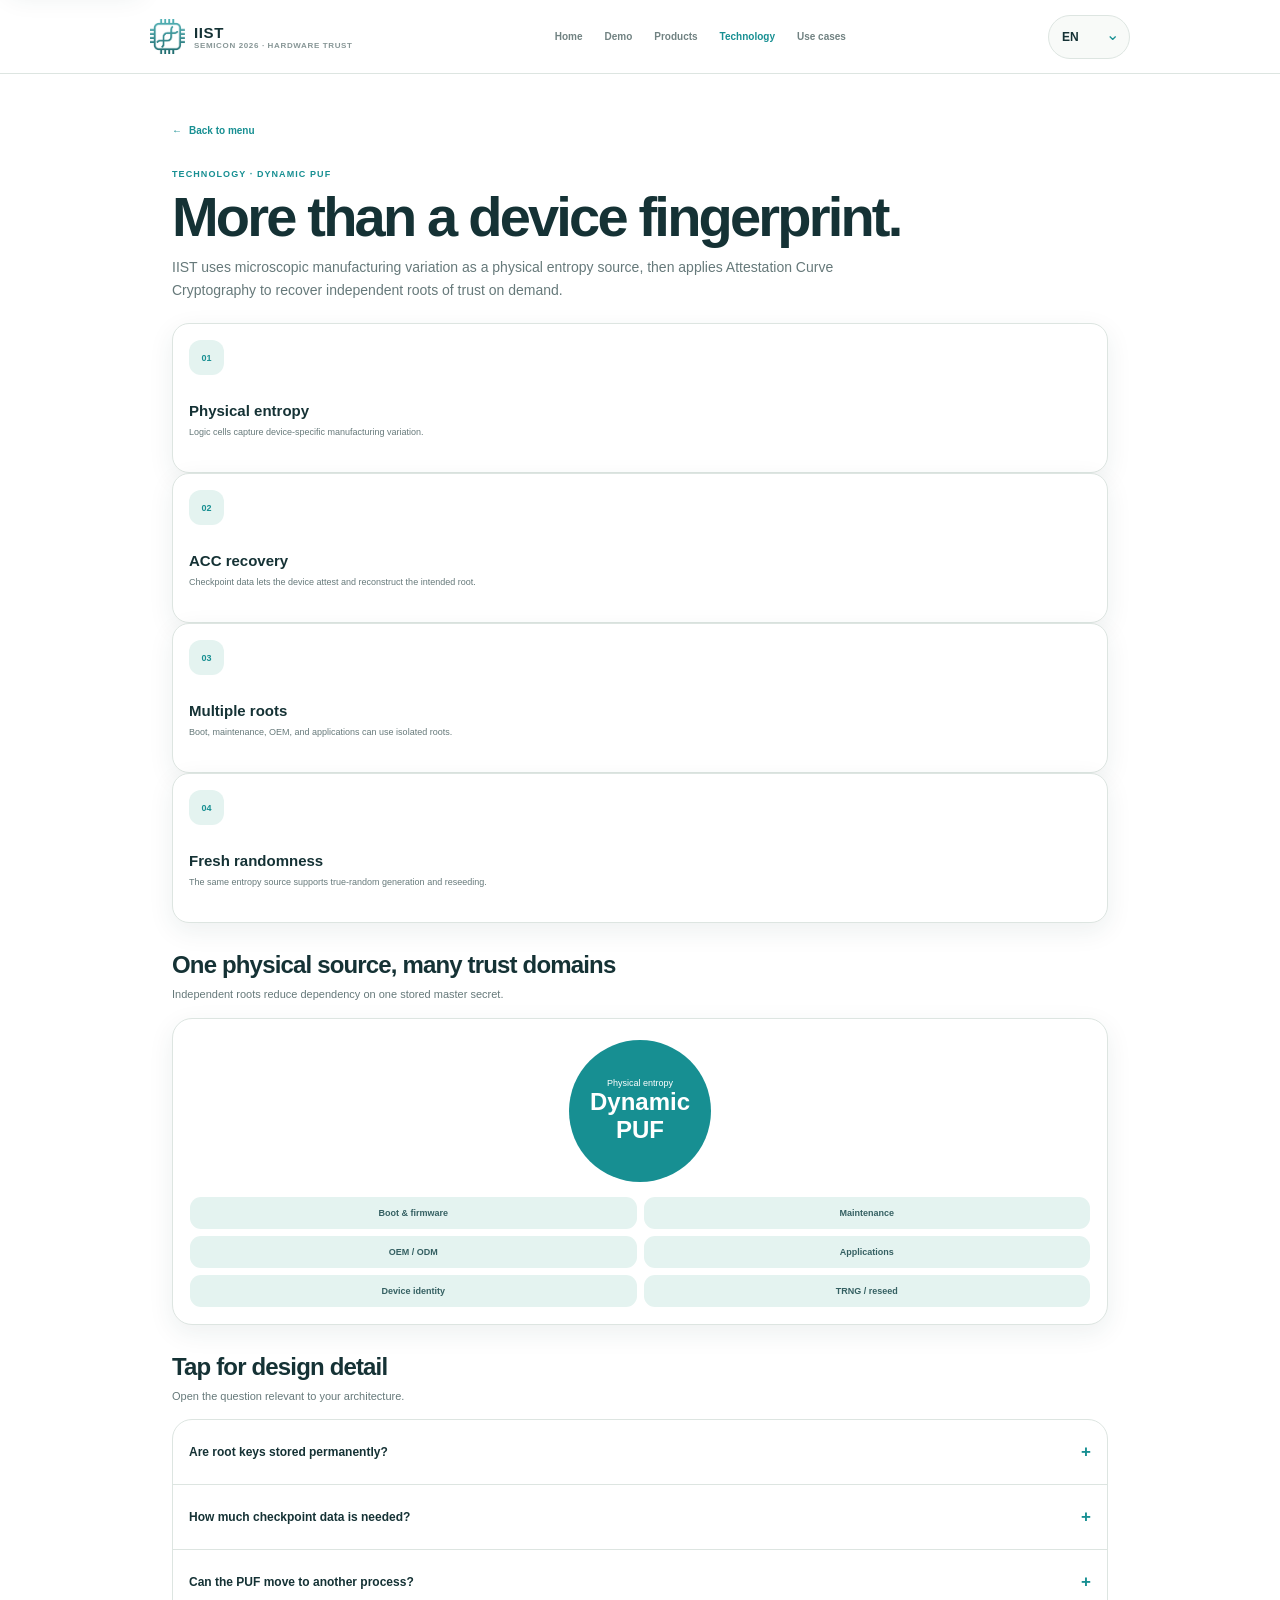
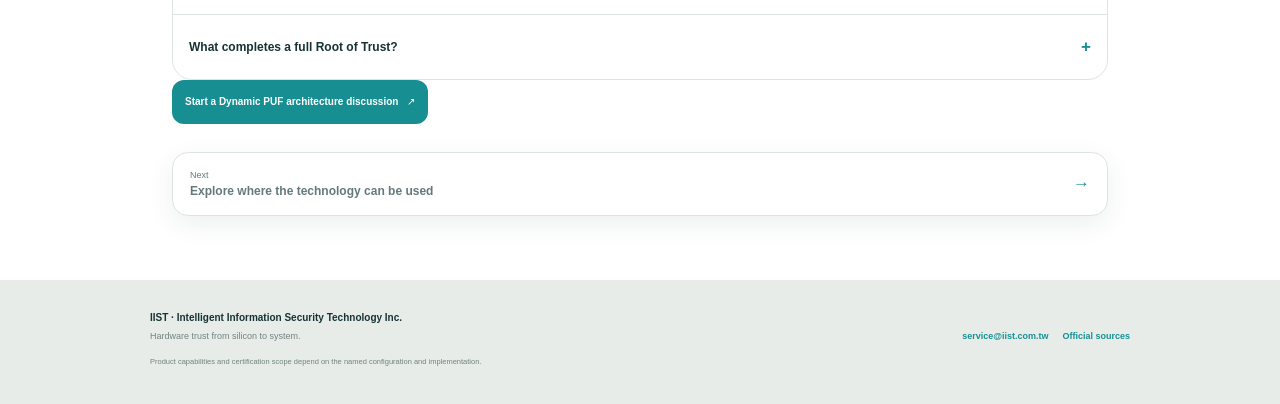
<file: pages/technology.html>
<!doctype html>
<html lang="en">
<head>
  <meta charset="utf-8"><meta name="viewport" content="width=device-width, initial-scale=1"><meta name="theme-color" content="#ffffff">
  <title>Dynamic PUF Technology | IIST SEMICON 2026</title>
  <meta name="description" content="Learn how IIST Dynamic PUF creates multiple hardware roots of trust and true-random entropy from one physical source.">
  <link rel="canonical" href="https://iist-inc.github.io/exhibition/pages/technology.html"><link rel="icon" href="../assets/iist-logo.png" type="image/png"><link rel="stylesheet" href="../assets/mobile.css">
  <meta property="og:type" content="website"><meta property="og:title" content="IIST Dynamic PUF technology"><meta property="og:description" content="Multiple independent roots of trust from one physics-based entropy source.">
</head>
<body data-page="technology">
  <a class="skip-link" href="#main">Skip to content</a>
  <header class="app-bar">
    <a class="brand" href="../index.html" aria-label="IIST SEMICON 2026 home"><img src="../assets/iist-logo.png" alt="" width="35" height="35"><span>IIST<small data-i18n="brand.event">SEMICON 2026 · Hardware trust</small></span></a>
    <nav class="desktop-menu" aria-label="Primary navigation"><a href="../index.html" data-i18n="nav.home">Home</a><a href="demo.html" data-i18n="nav.demo">Demo</a><a href="products.html" data-i18n="nav.products">Products</a><a href="technology.html" aria-current="page" data-i18n="nav.technology">Technology</a><a href="use-cases.html" data-i18n="nav.usecases">Use cases</a></nav>
    <div class="language-control"><label class="visually-hidden" for="language">Choose language</label><select id="language" data-language-select aria-label="Choose language"><option value="en">EN</option><option value="zh-Hant">繁中</option><option value="ja">日本語</option></select></div>
  </header>

  <main class="app-main" id="main">
    <header class="screen-head">
      <a class="back-link" href="../index.html"><span aria-hidden="true">←</span><span data-i18n="common.menu">Back to menu</span></a>
      <p class="screen-kicker" data-i18n="tech.kicker">Technology · Dynamic PUF</p>
      <h1 data-i18n="tech.title">More than a device fingerprint.</h1>
      <p data-i18n="tech.intro">IIST uses microscopic manufacturing variation as a physical entropy source, then applies Attestation Curve Cryptography to recover independent roots of trust on demand.</p>
    </header>

    <section class="concept-grid">
      <article class="concept-card"><span>01</span><h2 data-i18n="tech.c1Title">Physical entropy</h2><p data-i18n="tech.c1Body">Logic cells capture device-specific manufacturing variation.</p></article>
      <article class="concept-card"><span>02</span><h2 data-i18n="tech.c2Title">ACC recovery</h2><p data-i18n="tech.c2Body">Checkpoint data lets the device attest and reconstruct the intended root.</p></article>
      <article class="concept-card"><span>03</span><h2 data-i18n="tech.c3Title">Multiple roots</h2><p data-i18n="tech.c3Body">Boot, maintenance, OEM, and applications can use isolated roots.</p></article>
      <article class="concept-card"><span>04</span><h2 data-i18n="tech.c4Title">Fresh randomness</h2><p data-i18n="tech.c4Body">The same entropy source supports true-random generation and reseeding.</p></article>
    </section>

    <section class="screen-section">
      <div class="screen-section-head"><h2 data-i18n="tech.rootsTitle">One physical source, many trust domains</h2><p data-i18n="tech.rootsIntro">Independent roots reduce dependency on one stored master secret.</p></div>
      <div class="root-diagram" aria-label="Dynamic PUF supports multiple trust domains">
        <div class="root-core"><span data-i18n="tech.coreLabel">Physical entropy</span><strong>Dynamic PUF</strong></div>
        <div class="root-branches"><div data-i18n="tech.root1">Boot & firmware</div><div data-i18n="tech.root2">Maintenance</div><div data-i18n="tech.root3">OEM / ODM</div><div data-i18n="tech.root4">Applications</div><div data-i18n="tech.root5">Device identity</div><div data-i18n="tech.root6">TRNG / reseed</div></div>
      </div>
    </section>

    <section class="screen-section">
      <div class="screen-section-head"><h2 data-i18n="tech.detailTitle">Tap for design detail</h2><p data-i18n="tech.detailIntro">Open the question relevant to your architecture.</p></div>
      <div class="disclosure-list">
        <details><summary><span data-i18n="tech.detail1Title">Are root keys stored permanently?</span><b>+</b></summary><p data-i18n="tech.detail1Body">The Dynamic PUF design recovers associated root material from physics and checkpoint data rather than keeping the root key permanently in NVM.</p></details>
        <details><summary><span data-i18n="tech.detail2Title">How much checkpoint data is needed?</span><b>+</b></summary><p data-i18n="tech.detail2Body">The current product description uses approximately 200 bytes of checkpoint data per recoverable root. Exact implementation figures depend on the target.</p></details>
        <details><summary><span data-i18n="tech.detail3Title">Can the PUF move to another process?</span><b>+</b></summary><p data-i18n="tech.detail3Body">The logic-based PUF cells are redesigned and validated for the target node and foundry. The ACC method remains process independent.</p></details>
        <details><summary><span data-i18n="tech.detail4Title">What completes a full Root of Trust?</span><b>+</b></summary><p data-i18n="tech.detail4Body">IIST can combine Dynamic PUF with cryptographic primitives, key management, lifecycle control, secure boot, update, and other security-engine functions.</p></details>
      </div>
    </section>

    <a class="email-button" href="mailto:service@iist.com.tw?subject=SEMICON%202026%20-%20Dynamic%20PUF%20technical%20discussion"><span data-i18n="tech.cta">Start a Dynamic PUF architecture discussion</span><b aria-hidden="true">↗</b></a>
    <a class="next-row" href="use-cases.html"><span><span data-i18n="common.next">Next</span><strong data-i18n="tech.next">Explore where the technology can be used</strong></span><b aria-hidden="true">→</b></a>
  </main>

  <footer class="site-footer"><div class="footer-inner"><div><strong>IIST · Intelligent Information Security Technology Inc.</strong><span data-i18n="footer.tagline">Hardware trust from silicon to system.</span></div><div class="footer-links"><a href="mailto:service@iist.com.tw">service@iist.com.tw</a><a href="sources.html" data-i18n="nav.sources">Official sources</a></div><small data-i18n="footer.note">Product capabilities and certification scope depend on the named configuration and implementation.</small></div></footer>
  <nav class="app-nav" aria-label="App navigation"><a href="../index.html"><b>⌂</b><span data-i18n="nav.home">Home</span></a><a href="demo.html"><b>▶</b><span data-i18n="nav.demo">Demo</span></a><a href="products.html"><b>▦</b><span data-i18n="nav.products">Products</span></a><a href="mailto:service@iist.com.tw?subject=SEMICON%202026%20follow-up"><b>@</b><span data-i18n="nav.contact">Contact</span></a></nav>
  <script src="../assets/mobile.js"></script>
</body>
</html>
</file>
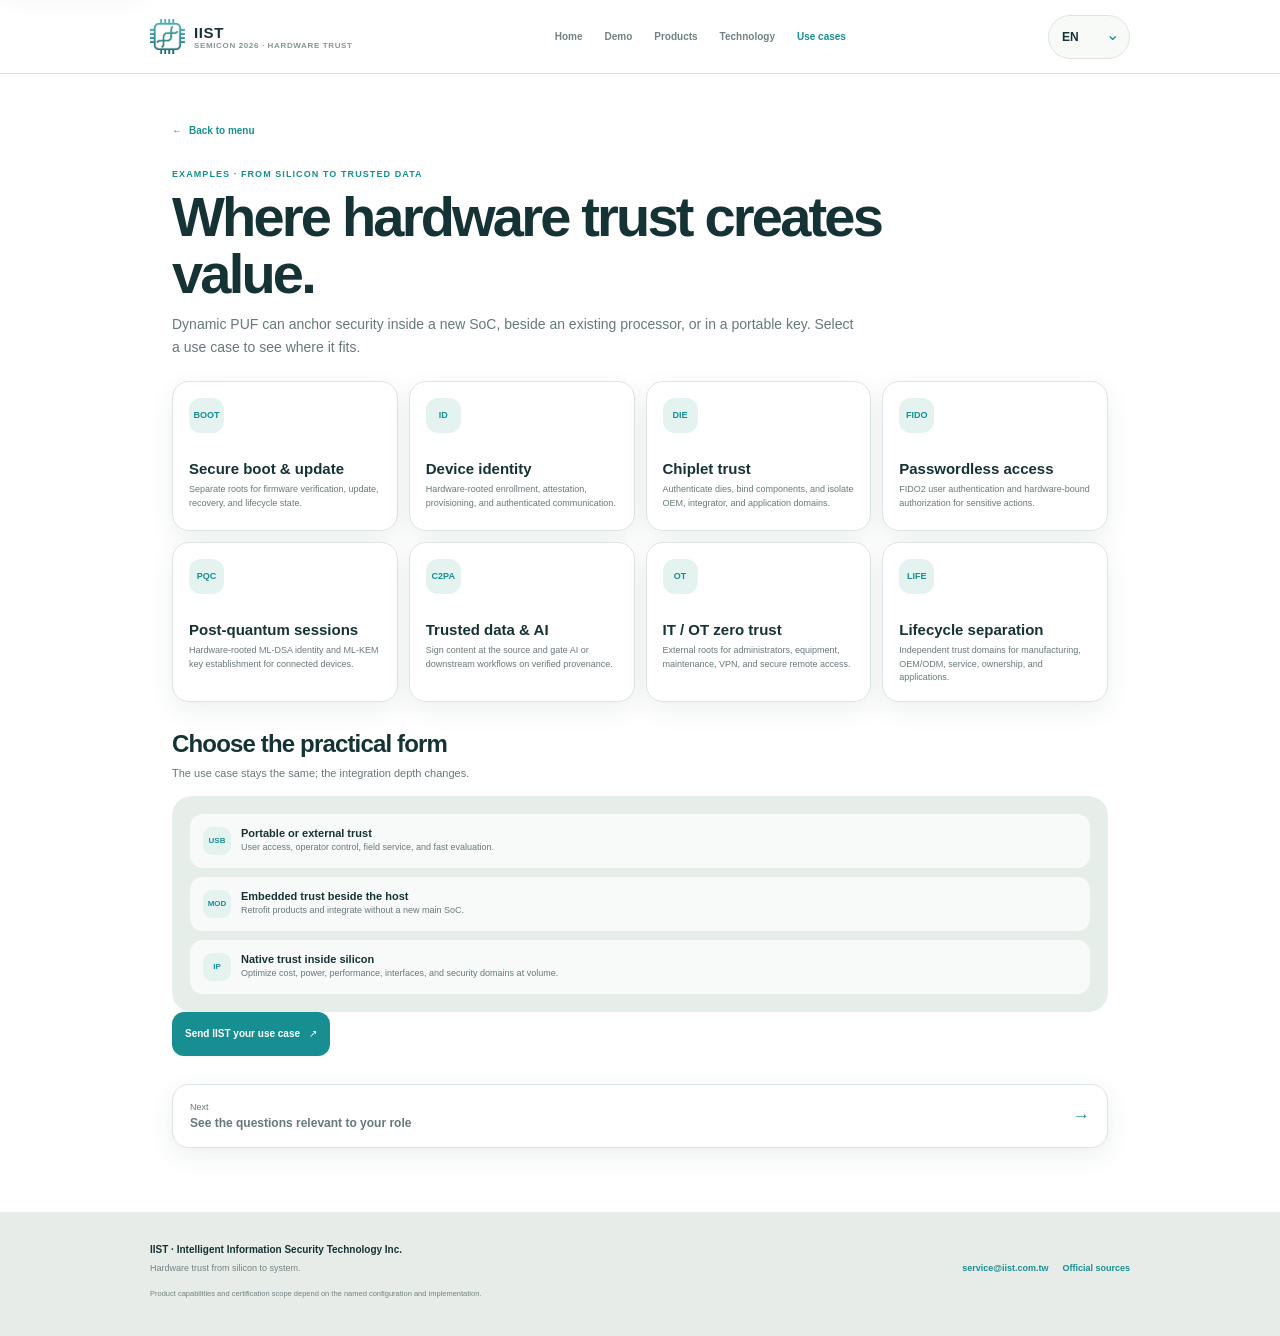
<file: pages/use-cases.html>
<!doctype html>
<html lang="en">
<head>
  <meta charset="utf-8"><meta name="viewport" content="width=device-width, initial-scale=1"><meta name="theme-color" content="#ffffff">
  <title>Dynamic PUF Use Cases | IIST SEMICON 2026</title>
  <meta name="description" content="Explore Dynamic PUF use cases across secure boot, device identity, chiplets, FIDO2, PQC, C2PA, and zero-trust systems.">
  <link rel="canonical" href="https://iist-inc.github.io/exhibition/pages/use-cases.html"><link rel="icon" href="../assets/iist-logo.png" type="image/png"><link rel="stylesheet" href="../assets/mobile.css">
  <meta property="og:type" content="website"><meta property="og:title" content="Dynamic PUF use cases"><meta property="og:description" content="From silicon identity to trusted data and secure user access.">
</head>
<body data-page="usecases">
  <a class="skip-link" href="#main">Skip to content</a>
  <header class="app-bar">
    <a class="brand" href="../index.html" aria-label="IIST SEMICON 2026 home"><img src="../assets/iist-logo.png" alt="" width="35" height="35"><span>IIST<small data-i18n="brand.event">SEMICON 2026 · Hardware trust</small></span></a>
    <nav class="desktop-menu" aria-label="Primary navigation"><a href="../index.html" data-i18n="nav.home">Home</a><a href="demo.html" data-i18n="nav.demo">Demo</a><a href="products.html" data-i18n="nav.products">Products</a><a href="technology.html" data-i18n="nav.technology">Technology</a><a href="use-cases.html" aria-current="page" data-i18n="nav.usecases">Use cases</a></nav>
    <div class="language-control"><label class="visually-hidden" for="language">Choose language</label><select id="language" data-language-select aria-label="Choose language"><option value="en">EN</option><option value="zh-Hant">繁中</option><option value="ja">日本語</option></select></div>
  </header>

  <main class="app-main" id="main">
    <header class="screen-head">
      <a class="back-link" href="../index.html"><span aria-hidden="true">←</span><span data-i18n="common.menu">Back to menu</span></a>
      <p class="screen-kicker" data-i18n="uses.kicker">Examples · From silicon to trusted data</p>
      <h1 data-i18n="uses.title">Where hardware trust creates value.</h1>
      <p data-i18n="uses.intro">Dynamic PUF can anchor security inside a new SoC, beside an existing processor, or in a portable key. Select a use case to see where it fits.</p>
    </header>

    <section class="use-grid">
      <article class="use-card"><span>BOOT</span><h2 data-i18n="uses.u1Title">Secure boot & update</h2><p data-i18n="uses.u1Body">Separate roots for firmware verification, update, recovery, and lifecycle state.</p></article>
      <article class="use-card"><span>ID</span><h2 data-i18n="uses.u2Title">Device identity</h2><p data-i18n="uses.u2Body">Hardware-rooted enrollment, attestation, provisioning, and authenticated communication.</p></article>
      <article class="use-card"><span>DIE</span><h2 data-i18n="uses.u3Title">Chiplet trust</h2><p data-i18n="uses.u3Body">Authenticate dies, bind components, and isolate OEM, integrator, and application domains.</p></article>
      <article class="use-card"><span>FIDO</span><h2 data-i18n="uses.u4Title">Passwordless access</h2><p data-i18n="uses.u4Body">FIDO2 user authentication and hardware-bound authorization for sensitive actions.</p></article>
      <article class="use-card"><span>PQC</span><h2 data-i18n="uses.u5Title">Post-quantum sessions</h2><p data-i18n="uses.u5Body">Hardware-rooted ML-DSA identity and ML-KEM key establishment for connected devices.</p></article>
      <article class="use-card"><span>C2PA</span><h2 data-i18n="uses.u6Title">Trusted data & AI</h2><p data-i18n="uses.u6Body">Sign content at the source and gate AI or downstream workflows on verified provenance.</p></article>
      <article class="use-card"><span>OT</span><h2 data-i18n="uses.u7Title">IT / OT zero trust</h2><p data-i18n="uses.u7Body">External roots for administrators, equipment, maintenance, VPN, and secure remote access.</p></article>
      <article class="use-card"><span>LIFE</span><h2 data-i18n="uses.u8Title">Lifecycle separation</h2><p data-i18n="uses.u8Body">Independent trust domains for manufacturing, OEM/ODM, service, ownership, and applications.</p></article>
    </section>

    <section class="screen-section">
      <div class="screen-section-head"><h2 data-i18n="uses.formTitle">Choose the practical form</h2><p data-i18n="uses.formIntro">The use case stays the same; the integration depth changes.</p></div>
      <div class="path-rail">
        <div class="path-step"><b>USB</b><span><strong data-i18n="uses.form1Title">Portable or external trust</strong><small data-i18n="uses.form1Body">User access, operator control, field service, and fast evaluation.</small></span></div>
        <div class="path-step"><b>MOD</b><span><strong data-i18n="uses.form2Title">Embedded trust beside the host</strong><small data-i18n="uses.form2Body">Retrofit products and integrate without a new main SoC.</small></span></div>
        <div class="path-step"><b>IP</b><span><strong data-i18n="uses.form3Title">Native trust inside silicon</strong><small data-i18n="uses.form3Body">Optimize cost, power, performance, interfaces, and security domains at volume.</small></span></div>
      </div>
    </section>

    <a class="email-button" href="mailto:service@iist.com.tw?subject=SEMICON%202026%20-%20Use%20case%20discussion&amp;body=Hello%20IIST%2C%0D%0A%0D%0AOur%20target%20use%20case%20is%3A%0D%0AOur%20current%20platform%20is%3A%0D%0AOur%20expected%20volume%20and%20timeline%20are%3A%0D%0A%0D%0APlease%20recommend%20the%20right%20integration%20path.%0D%0A%0D%0AThank%20you."><span data-i18n="uses.cta">Send IIST your use case</span><b aria-hidden="true">↗</b></a>
    <a class="next-row" href="audiences.html"><span><span data-i18n="common.next">Next</span><strong data-i18n="uses.next">See the questions relevant to your role</strong></span><b aria-hidden="true">→</b></a>
  </main>

  <footer class="site-footer"><div class="footer-inner"><div><strong>IIST · Intelligent Information Security Technology Inc.</strong><span data-i18n="footer.tagline">Hardware trust from silicon to system.</span></div><div class="footer-links"><a href="mailto:service@iist.com.tw">service@iist.com.tw</a><a href="sources.html" data-i18n="nav.sources">Official sources</a></div><small data-i18n="footer.note">Product capabilities and certification scope depend on the named configuration and implementation.</small></div></footer>
  <nav class="app-nav" aria-label="App navigation"><a href="../index.html"><b>⌂</b><span data-i18n="nav.home">Home</span></a><a href="demo.html"><b>▶</b><span data-i18n="nav.demo">Demo</span></a><a href="products.html"><b>▦</b><span data-i18n="nav.products">Products</span></a><a href="mailto:service@iist.com.tw?subject=SEMICON%202026%20follow-up"><b>@</b><span data-i18n="nav.contact">Contact</span></a></nav>
  <script src="../assets/mobile.js"></script>
</body>
</html>
</file>
<file: assets/mobile.css>
:root {
  --ink: #153235;
  --muted: #66797a;
  --teal: #178f92;
  --teal-soft: #e4f3f0;
  --blue: #4779c9;
  --blue-soft: #eaf0fb;
  --amber: #b97b24;
  --amber-soft: #f7efdf;
  --green: #3f865e;
  --green-soft: #e7f2ea;
  --rose: #a95f68;
  --rose-soft: #f7e9ea;
  --paper: #fff;
  --card: #fff;
  --line: #dde5e1;
  --shadow: 0 8px 26px rgba(24, 63, 64, .08);
  --radius: 20px;
  font-family: Inter, "Segoe UI Variable", "Segoe UI", "Noto Sans TC", "Noto Sans JP", Arial, sans-serif;
  color: var(--ink);
  background: var(--paper);
  font-synthesis: none;
  text-rendering: optimizeLegibility;
}

* { box-sizing: border-box; }
html { scroll-behavior: smooth; scroll-padding-top: 82px; }
body { margin: 0; min-width: 320px; padding-bottom: 78px; background: var(--paper); }
a { color: inherit; text-decoration: none; }
img { display: block; max-width: 100%; }
button, select { font: inherit; }
button { cursor: pointer; }
a:focus-visible, button:focus-visible, select:focus-visible, summary:focus-visible { outline: 3px solid #78cfd0; outline-offset: 3px; }
.visually-hidden { position: absolute; width: 1px; height: 1px; margin: -1px; padding: 0; overflow: hidden; clip: rect(0 0 0 0); white-space: nowrap; border: 0; }
.skip-link { position: fixed; z-index: 100; top: 8px; left: 8px; transform: translateY(-150%); padding: 10px 14px; border-radius: 9px; background: var(--card); box-shadow: var(--shadow); }
.skip-link:focus { transform: translateY(0); }

.app-bar { position: sticky; z-index: 30; top: 0; min-height: 68px; padding: 9px 15px; display: grid; grid-template-columns: 1fr auto; align-items: center; gap: 12px; background: rgba(255,255,255,.95); border-bottom: 1px solid var(--line); backdrop-filter: blur(16px); }
.brand { min-width: 0; display: inline-flex; align-items: center; gap: 9px; font-size: 15px; font-weight: 850; letter-spacing: .04em; }
.brand img { width: 35px; height: 35px; }
.brand small { display: block; max-width: 190px; overflow: hidden; color: #879696; font-size: 8px; font-weight: 700; letter-spacing: .08em; text-transform: uppercase; text-overflow: ellipsis; white-space: nowrap; }
.desktop-menu { display: none; }
.language-control { position: relative; }
.language-control select { min-height: 44px; padding: 0 31px 0 13px; border: 1px solid var(--line); border-radius: 999px; color: var(--ink); background: #f8faf8; appearance: none; font-size: 12px; font-weight: 780; }
.language-control::after { content: "⌄"; position: absolute; right: 11px; top: 10px; color: var(--teal); pointer-events: none; }

.app-main { width: min(980px, 100%); margin: 0 auto; padding: 22px 16px 42px; }
.event-row { margin-bottom: 22px; display: flex; align-items: center; justify-content: space-between; gap: 14px; }
.event-pill { padding: 7px 10px; border-radius: 999px; color: var(--teal); background: var(--teal-soft); font-size: 9px; font-weight: 850; letter-spacing: .1em; text-transform: uppercase; }
.event-row > span:last-child { color: #93a09f; font-size: 10px; }
.welcome { margin-bottom: 22px; }
.welcome h1 { max-width: 720px; margin: 0 0 10px; font-size: clamp(34px, 10.5vw, 58px); line-height: 1.02; letter-spacing: -.05em; }
.welcome p { max-width: 650px; margin: 0; color: var(--muted); font-size: 14px; line-height: 1.6; }

.language-panel { margin-bottom: 24px; padding: 14px; display: grid; grid-template-columns: auto 1fr; align-items: center; gap: 12px; border: 1px solid var(--line); border-radius: 16px; background: var(--card); box-shadow: var(--shadow); }
.language-panel > span { color: var(--muted); font-size: 10px; font-weight: 760; }
.language-tabs { min-width: 0; display: grid; grid-template-columns: repeat(3, 1fr); gap: 5px; }
.language-tabs button { min-height: 40px; padding: 7px; border: 0; border-radius: 10px; color: var(--muted); background: #f1f4f1; font-size: 10px; font-weight: 780; }
.language-tabs button[aria-pressed="true"] { color: #fff; background: var(--teal); }

.section-label { margin: 0 0 12px; color: #80908f; font-size: 9px; font-weight: 850; letter-spacing: .12em; text-transform: uppercase; }
.menu-grid { display: grid; grid-template-columns: repeat(2, minmax(0, 1fr)); gap: 11px; }
.menu-card { --accent: var(--teal); --soft: var(--teal-soft); min-height: 158px; padding: 17px; display: flex; flex-direction: column; border: 1px solid var(--line); border-radius: var(--radius); background: var(--card); box-shadow: var(--shadow); transition: transform .18s ease, box-shadow .18s ease; }
.menu-card:active { transform: scale(.98); }
.menu-card.featured { grid-column: 1 / -1; min-height: 150px; border-color: #b9d9d5; background: #fff; }
.menu-card.blue { --accent: var(--blue); --soft: var(--blue-soft); }
.menu-card.amber { --accent: var(--amber); --soft: var(--amber-soft); }
.menu-card.green { --accent: var(--green); --soft: var(--green-soft); }
.menu-card.rose { --accent: var(--rose); --soft: var(--rose-soft); }
.menu-card-top { display: flex; align-items: center; justify-content: space-between; gap: 10px; }
.menu-icon { width: 39px; height: 39px; display: grid; place-items: center; border-radius: 13px; color: var(--accent); background: var(--soft); font-size: 11px; font-weight: 900; letter-spacing: -.02em; }
.menu-arrow { color: var(--accent); font-size: 17px; }
.menu-card h2 { margin: auto 0 6px; font-size: 18px; line-height: 1.15; letter-spacing: -.03em; }
.menu-card p { margin: 0; color: var(--muted); font-size: 10px; line-height: 1.45; }
.menu-card.featured h2 { font-size: 22px; }

.quick-section { margin-top: 30px; }
.quick-head { margin-bottom: 13px; display: flex; align-items: end; justify-content: space-between; gap: 16px; }
.quick-head h2 { margin: 0; font-size: 23px; letter-spacing: -.035em; }
.quick-head p { margin: 0; color: var(--muted); font-size: 10px; text-align: right; }
.request-list { overflow: hidden; border: 1px solid var(--line); border-radius: var(--radius); background: var(--card); box-shadow: var(--shadow); }
.request-link { min-height: 70px; padding: 13px 15px; display: grid; grid-template-columns: 37px 1fr auto; align-items: center; gap: 12px; border-top: 1px solid var(--line); }
.request-link:first-child { border-top: 0; }
.request-icon { width: 37px; height: 37px; display: grid; place-items: center; border-radius: 12px; color: var(--teal); background: var(--teal-soft); font-size: 15px; }
.request-link strong, .request-link small { display: block; }
.request-link strong { font-size: 12px; }
.request-link small { margin-top: 3px; color: var(--muted); font-size: 9px; line-height: 1.35; }
.request-link > b { color: var(--teal); font-size: 16px; }

.proof-strip { margin-top: 24px; padding: 18px; display: grid; grid-template-columns: repeat(3, 1fr); border-radius: 17px; color: #315759; background: #e6eeea; }
.proof-strip div { padding: 0 9px; border-left: 1px solid rgba(42,92,93,.15); }
.proof-strip div:first-child { padding-left: 0; border-left: 0; }
.proof-strip strong, .proof-strip span { display: block; }
.proof-strip strong { color: var(--ink); font-size: 12px; }
.proof-strip span { margin-top: 4px; font-size: 8px; line-height: 1.35; }

.screen-head { margin: 3px 0 22px; }
.back-link { min-height: 38px; display: inline-flex; align-items: center; gap: 7px; color: var(--teal); font-size: 10px; font-weight: 800; }
.screen-kicker { margin: 20px 0 9px; color: var(--teal); font-size: 9px; font-weight: 850; letter-spacing: .12em; text-transform: uppercase; }
.screen-head h1 { max-width: 760px; margin: 0 0 11px; font-size: clamp(34px, 10.5vw, 56px); line-height: 1.02; letter-spacing: -.05em; }
.screen-head > p:last-child { max-width: 690px; margin: 0; color: var(--muted); font-size: 14px; line-height: 1.62; }
.screen-section { margin-top: 28px; }
.screen-section-head { margin-bottom: 14px; }
.screen-section-head h2 { margin: 0 0 7px; font-size: 24px; letter-spacing: -.035em; }
.screen-section-head p { margin: 0; color: var(--muted); font-size: 11px; line-height: 1.55; }

.summary-card { padding: 19px; border: 1px solid var(--line); border-radius: var(--radius); background: var(--card); box-shadow: var(--shadow); }
.summary-card.accent { border-left: 4px solid var(--teal); background: #fff; }
.summary-card h2 { margin: 0 0 8px; font-size: 21px; letter-spacing: -.03em; }
.summary-card p { margin: 0; color: var(--muted); font-size: 11px; line-height: 1.58; }
.chip-row { margin-top: 15px; display: flex; gap: 7px; overflow-x: auto; padding-bottom: 4px; scrollbar-width: thin; }
.chip { flex: 0 0 auto; padding: 7px 10px; border-radius: 999px; color: #256669; background: #dcecea; font-size: 9px; font-weight: 800; }

.flow-list, .simple-list, .product-list, .use-grid, .role-list, .source-list { display: grid; gap: 11px; }
.flow-item { padding: 16px; display: grid; grid-template-columns: 32px 1fr; gap: 12px; border: 1px solid var(--line); border-radius: 16px; background: var(--card); }
.flow-item > span { width: 32px; height: 32px; display: grid; place-items: center; border-radius: 50%; color: var(--teal); background: var(--teal-soft); font-size: 8px; font-weight: 900; }
.flow-item strong, .flow-item small { display: block; }
.flow-item strong { margin-top: 2px; font-size: 12px; }
.flow-item small { margin-top: 5px; color: var(--muted); font-size: 10px; line-height: 1.45; }
.flow-item.final { border-color: #9ed5cd; background: var(--teal-soft); }

.scenario-figure { margin: 24px 0 0; overflow: hidden; border: 1px solid var(--line); border-radius: var(--radius); background: #fff; box-shadow: var(--shadow); }
.scenario-figure img { width: 100%; height: auto; background: #fff; }
.scenario-figure figcaption { padding: 15px 17px 17px; display: grid; gap: 4px; border-top: 1px solid var(--line); }
.scenario-figure figcaption strong { font-size: 13px; }
.scenario-figure figcaption span { color: var(--muted); font-size: 10px; line-height: 1.55; }
.scenario-figure-danger { border-color: #e3bec2; }
.scenario-figure-danger figcaption strong, .failure-kicker { color: var(--rose); }

.trust-grid { display: grid; grid-template-columns: repeat(2, minmax(0, 1fr)); gap: 10px; }
.trust-grid article { min-height: 150px; padding: 15px; border: 1px solid var(--line); border-radius: 16px; background: #fff; }
.trust-grid b { width: 29px; height: 29px; display: grid; place-items: center; border-radius: 50%; color: var(--teal); background: var(--teal-soft); font-size: 8px; }
.trust-grid h3 { margin: 20px 0 6px; font-size: 13px; line-height: 1.2; }
.trust-grid p { margin: 0; color: var(--muted); font-size: 9px; line-height: 1.5; }
.trust-grid .trust-grid-final { border-color: #91c9c3; }

.brochure-grid { display: grid; grid-template-columns: repeat(2, minmax(0, 1fr)); gap: 11px; }
.brochure-card { margin: 0; overflow: hidden; border: 1px solid var(--line); border-radius: 16px; background: #fff; }
.brochure-card-wide { grid-column: 1 / -1; }
.brochure-card img { width: 100%; height: 230px; object-fit: cover; background: #fff; }
.brochure-card-wide img { height: auto; object-fit: contain; }
.brochure-card.compact img { padding: 14px; }
.brochure-card figcaption { padding: 12px 14px; color: var(--muted); border-top: 1px solid var(--line); font-size: 9px; line-height: 1.5; }

.danger-section { padding-top: 24px; border-top: 1px solid #ead5d7; }
.failure-kicker { margin: 0 0 8px !important; font-size: 9px !important; font-weight: 850; letter-spacing: .12em; text-transform: uppercase; }
.failure-facts { margin-top: 11px; display: grid; gap: 9px; }
.failure-facts article { padding: 15px; border: 1px solid #ead5d7; border-radius: 15px; background: #fff; }
.failure-facts strong, .failure-facts span { display: block; }
.failure-facts strong { color: #7f3942; font-size: 11px; }
.failure-facts span { margin-top: 5px; color: var(--muted); font-size: 9px; line-height: 1.5; }

.disclosure-list { overflow: hidden; border: 1px solid var(--line); border-radius: var(--radius); background: var(--card); }
.disclosure-list details { border-top: 1px solid var(--line); }
.disclosure-list details:first-child { border-top: 0; }
.disclosure-list summary { min-height: 64px; padding: 14px 16px; display: flex; align-items: center; justify-content: space-between; gap: 15px; font-size: 12px; font-weight: 780; list-style: none; cursor: pointer; }
.disclosure-list summary::-webkit-details-marker { display: none; }
.disclosure-list summary b { color: var(--teal); font-size: 17px; }
.disclosure-list details > p { margin: -2px 44px 17px 16px; color: var(--muted); font-size: 10px; line-height: 1.62; }

.product-card { overflow: hidden; border: 1px solid var(--line); border-radius: var(--radius); background: var(--card); box-shadow: var(--shadow); }
.product-image { height: 180px; display: grid; place-items: center; overflow: hidden; background: #edf2ef; }
.product-image img { width: 100%; height: 100%; object-fit: cover; }
.product-image.key img { width: 88%; height: auto; object-fit: contain; }
.product-body { padding: 18px; }
.product-body > span { color: var(--teal); font-size: 8px; font-weight: 850; letter-spacing: .11em; text-transform: uppercase; }
.product-body h2 { margin: 8px 0; font-size: 22px; }
.product-body p { margin: 0; color: var(--muted); font-size: 11px; line-height: 1.55; }
.mini-points { margin: 14px 0 0; padding: 13px 0 0; display: flex; flex-wrap: wrap; gap: 6px; border-top: 1px solid var(--line); }
.mini-points span { padding: 6px 8px; border-radius: 999px; color: #456c6d; background: #edf3ef; font-size: 8px; font-weight: 750; }

.path-rail { padding: 18px; display: grid; gap: 9px; border-radius: var(--radius); background: #e6eeea; }
.path-step { padding: 13px; display: grid; grid-template-columns: 28px 1fr; gap: 10px; border-radius: 13px; background: rgba(255,255,255,.72); }
.path-step b { width: 28px; height: 28px; display: grid; place-items: center; border-radius: 9px; color: var(--teal); background: var(--teal-soft); font-size: 8px; }
.path-step strong, .path-step small { display: block; }
.path-step strong { font-size: 11px; }
.path-step small { margin-top: 3px; color: var(--muted); font-size: 9px; }

.concept-grid, .use-grid { grid-template-columns: repeat(2, minmax(0, 1fr)); }
.concept-card, .use-card { min-height: 150px; padding: 16px; border: 1px solid var(--line); border-radius: 17px; background: var(--card); box-shadow: var(--shadow); }
.concept-card > span, .use-card > span { width: 35px; height: 35px; display: grid; place-items: center; border-radius: 12px; color: var(--teal); background: var(--teal-soft); font-size: 9px; font-weight: 900; }
.concept-card h2, .use-card h2 { margin: 27px 0 6px; font-size: 15px; line-height: 1.18; }
.concept-card p, .use-card p { margin: 0; color: var(--muted); font-size: 9px; line-height: 1.5; }

.root-diagram { padding: 17px; border: 1px solid var(--line); border-radius: var(--radius); background: var(--card); box-shadow: var(--shadow); }
.root-core { width: 142px; height: 142px; margin: 4px auto 15px; display: flex; flex-direction: column; align-items: center; justify-content: center; border-radius: 50%; color: #fff; background: var(--teal); text-align: center; }
.root-core span { font-size: 9px; }
.root-core strong { font-size: 24px; }
.root-branches { display: grid; grid-template-columns: repeat(2, 1fr); gap: 7px; }
.root-branches div { padding: 11px; border-radius: 11px; color: #356062; background: var(--teal-soft); font-size: 9px; font-weight: 760; text-align: center; }

.role-card { padding: 19px; border: 1px solid var(--line); border-radius: var(--radius); background: var(--card); box-shadow: var(--shadow); }
.role-card > span { color: var(--teal); font-size: 8px; font-weight: 850; letter-spacing: .1em; text-transform: uppercase; }
.role-card h2 { margin: 8px 0; font-size: 22px; letter-spacing: -.03em; }
.role-card > p { margin: 0; color: var(--muted); font-size: 11px; line-height: 1.55; }
.role-card ul { margin: 15px 0; padding: 14px 0 0; display: grid; gap: 7px; border-top: 1px solid var(--line); list-style: none; }
.role-card li { position: relative; padding-left: 13px; color: #4d696a; font-size: 10px; }
.role-card li::before { content: ""; position: absolute; left: 0; top: .48em; width: 5px; height: 5px; border-radius: 50%; background: var(--teal); }
.email-button { min-height: 44px; padding: 10px 13px; display: inline-flex; align-items: center; gap: 9px; border-radius: 12px; color: #fff; background: var(--teal); font-size: 10px; font-weight: 800; }

.source-card { min-height: 88px; padding: 15px; display: grid; grid-template-columns: 38px 1fr auto; align-items: center; gap: 12px; border: 1px solid var(--line); border-radius: 16px; background: var(--card); box-shadow: var(--shadow); }
.source-mark { width: 38px; height: 38px; display: grid; place-items: center; border-radius: 12px; color: var(--teal); background: var(--teal-soft); font-size: 9px; font-weight: 900; }
.source-card strong, .source-card small { display: block; }
.source-card strong { font-size: 12px; }
.source-card small { margin-top: 4px; color: var(--muted); font-size: 9px; line-height: 1.4; }
.source-card > b { color: var(--teal); }

.callout { padding: 18px; border-left: 4px solid var(--teal); border-radius: 0 15px 15px 0; color: #3d6264; background: var(--teal-soft); font-size: 10px; line-height: 1.6; }
.callout.warn { border-left-color: var(--rose); color: #774d52; background: var(--rose-soft); }
.next-row { margin-top: 28px; padding: 17px; display: flex; align-items: center; justify-content: space-between; gap: 14px; border: 1px solid var(--line); border-radius: 16px; background: var(--card); box-shadow: var(--shadow); }
.next-row span { color: var(--muted); font-size: 9px; }
.next-row strong { display: block; margin-top: 4px; font-size: 12px; }
.next-row b { color: var(--teal); font-size: 17px; }

.site-footer { padding: 30px 18px 36px; color: #718382; background: #e7ece8; font-size: 9px; line-height: 1.6; }
.footer-inner { width: min(980px, 100%); margin: 0 auto; display: grid; gap: 13px; }
.footer-inner strong { display: block; margin-bottom: 3px; color: var(--ink); font-size: 10px; }
.footer-links { display: flex; flex-wrap: wrap; gap: 14px; color: var(--teal); font-weight: 760; }

.app-nav { position: fixed; z-index: 40; left: 0; right: 0; bottom: 0; height: 72px; padding: 6px 8px max(6px, env(safe-area-inset-bottom)); display: grid; grid-template-columns: repeat(4, 1fr); background: rgba(255,255,255,.97); border-top: 1px solid var(--line); backdrop-filter: blur(18px); }
.app-nav a { min-width: 0; display: flex; flex-direction: column; align-items: center; justify-content: center; gap: 3px; border-radius: 11px; color: #7d8e8d; font-size: 9px; font-weight: 760; }
.app-nav b { width: 25px; height: 22px; display: grid; place-items: center; border-radius: 8px; color: #7d8e8d; background: #eef2ef; font-size: 8px; }
.app-nav a[aria-current="page"] { color: var(--teal); }
.app-nav a[aria-current="page"] b { color: #fff; background: var(--teal); }

@media (min-width: 720px) {
  body { padding-bottom: 0; }
  .app-bar { min-height: 74px; padding: 10px max(22px, calc((100vw - 980px) / 2)); grid-template-columns: auto 1fr auto; }
  .desktop-menu { display: flex; justify-content: center; gap: 22px; color: #718282; font-size: 10px; font-weight: 740; }
  .desktop-menu a:hover, .desktop-menu a[aria-current="page"] { color: var(--teal); }
  .app-main { padding: 34px 22px 64px; }
  .menu-grid { grid-template-columns: repeat(3, 1fr); }
  .menu-card.featured { grid-column: span 2; }
  .menu-card { min-height: 180px; }
  .request-list { display: grid; grid-template-columns: repeat(2, 1fr); }
  .request-link:nth-child(2) { border-top: 0; }
  .request-link:nth-child(even) { border-left: 1px solid var(--line); }
  .product-list { grid-template-columns: repeat(3, 1fr); }
  .product-image { height: 200px; }
  .concept-grid, .use-grid { grid-template-columns: repeat(4, 1fr); }
  .role-list { grid-template-columns: repeat(3, 1fr); }
  .source-list { grid-template-columns: repeat(2, 1fr); }
  .flow-list { grid-template-columns: repeat(2, 1fr); }
  .footer-inner { grid-template-columns: 1fr auto; align-items: end; }
  .app-nav { display: none; }
}

@media (prefers-reduced-motion: reduce) {
  html { scroll-behavior: auto; }
  .menu-card { transition: none; }
}
</file>
